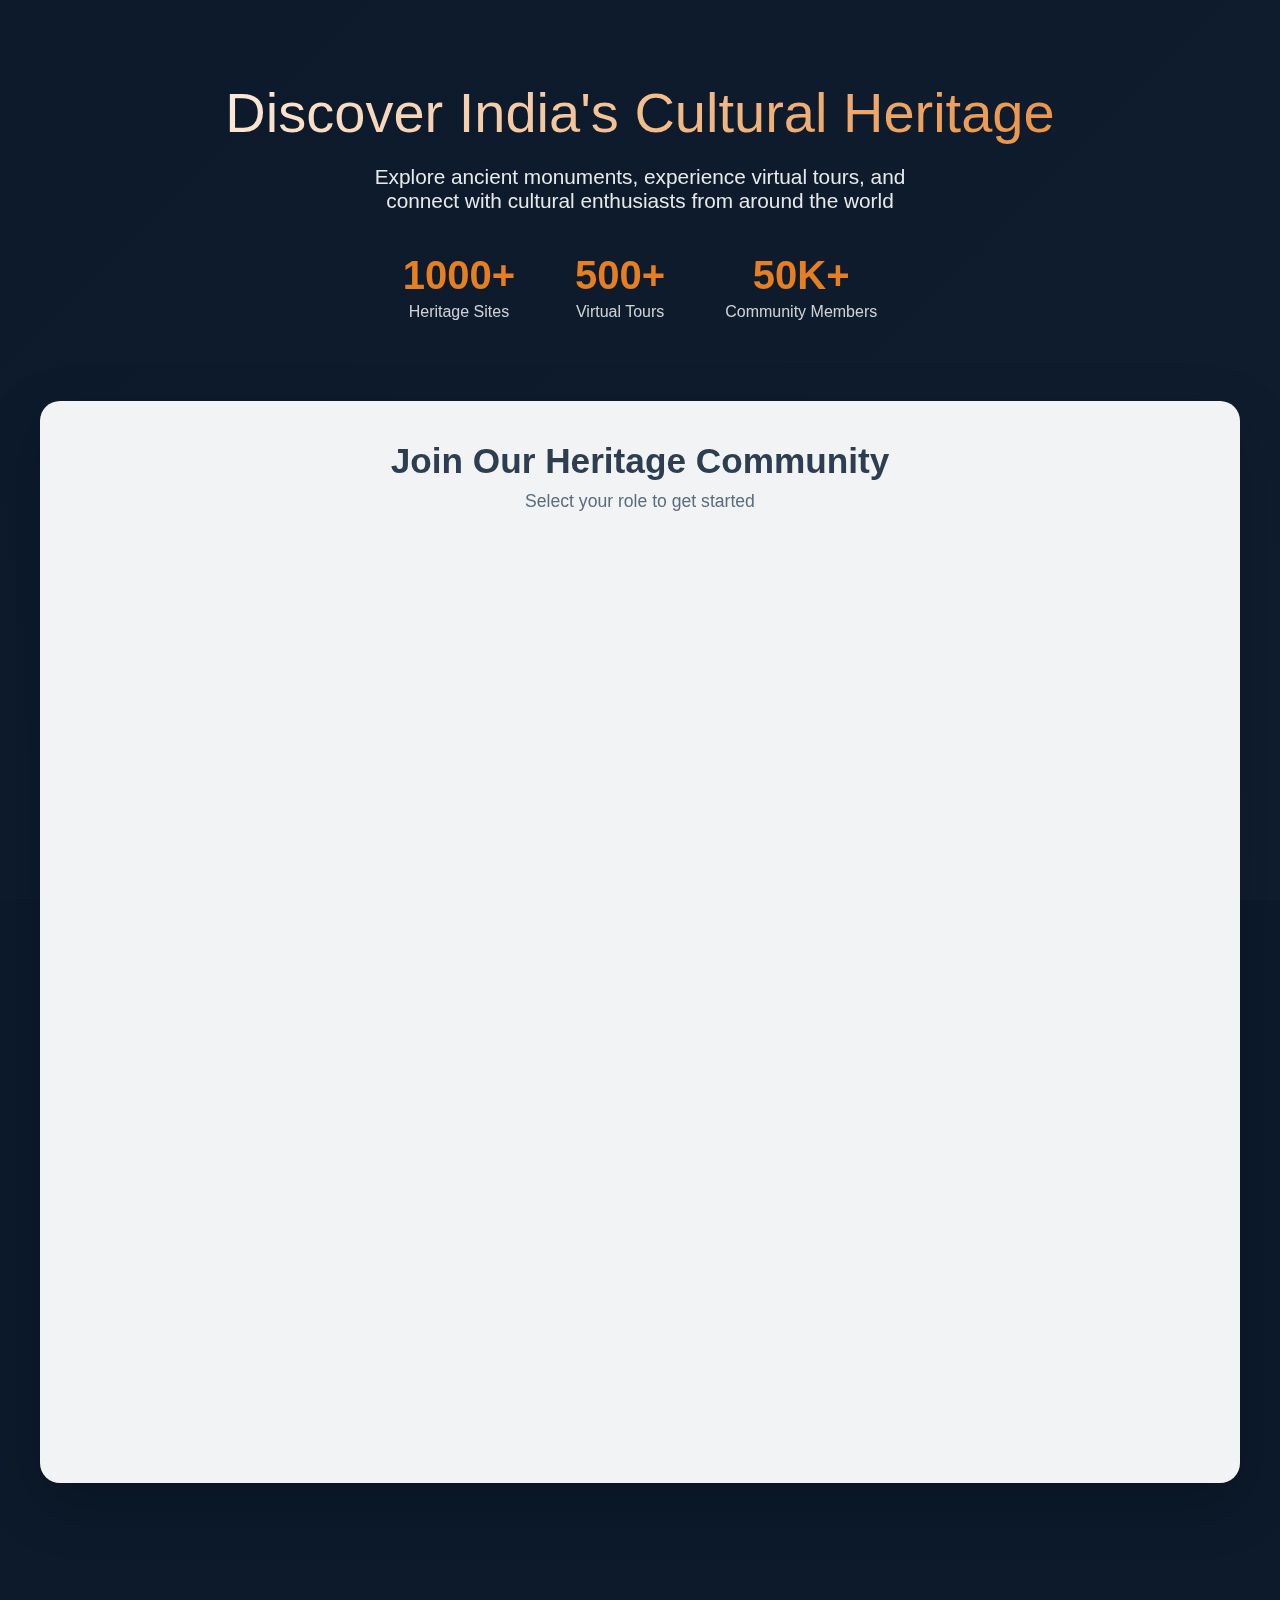
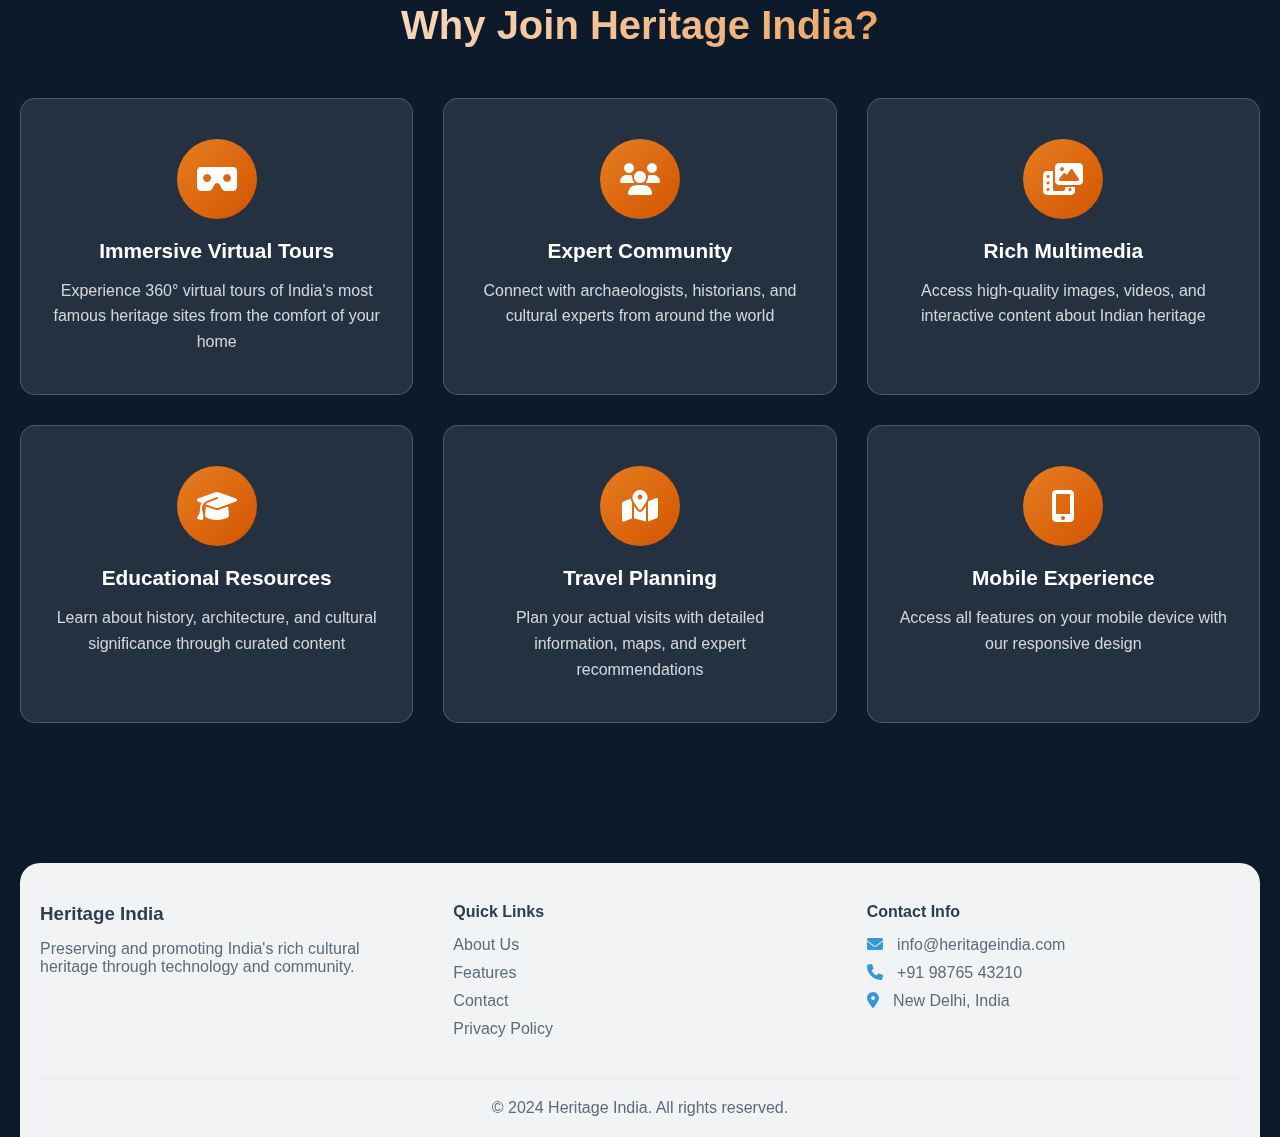
<file: index.html>
<!DOCTYPE html>
<html lang="en">
<head>
    <meta charset="UTF-8">
    <meta name="viewport" content="width=device-width, initial-scale=1.0">
    <title>Indian Heritage Monuments - Explore Cultural Treasures</title>
    <link rel="stylesheet" href="https://cdnjs.cloudflare.com/ajax/libs/font-awesome/6.4.0/css/all.min.css">
    <link rel="stylesheet" href="index.css">
</head>
<body>
    <!-- Background Slideshow -->
    <div class="slideshow">
        <div class="slide active" style="background-image: url('https://images.unsplash.com/photo-1526481280693-3bfa7568e0f3?ixlib=rb-4.0.3&auto=format&fit=crop&w=2000&q=80')"></div>
        <div class="slide" style="background-image: url('https://images.unsplash.com/photo-1585504238212-67b67ef35c38?ixlib=rb-4.0.3&auto=format&fit=crop&w=2000&q=80')"></div>
        <div class="slide" style="background-image: url('https://images.unsplash.com/photo-1564507592333-c60657eea523?ixlib=rb-4.0.3&auto=format&fit=crop&w=2000&q=80')"></div>
        <div class="slide" style="background-image: url('https://images.unsplash.com/photo-1552832230-c0197dd311b5?ixlib=rb-4.0.3&auto=format&fit=crop&w=2000&q=80')"></div>
    </div>

    <div class="container">
        <!-- Hero Section -->
        <section class="hero">
            <div class="hero-content">
                <h1>Discover India's Cultural Heritage</h1>
                <p>Explore ancient monuments, experience virtual tours, and connect with cultural enthusiasts from around the world</p>
                <div class="hero-stats">
                    <div class="stat">
                        <span class="stat-number">1000+</span>
                        <span class="stat-label">Heritage Sites</span>
                    </div>
                    <div class="stat">
                        <span class="stat-number">500+</span>
                        <span class="stat-label">Virtual Tours</span>
                    </div>
                    <div class="stat">
                        <span class="stat-number">50K+</span>
                        <span class="stat-label">Community Members</span>
                    </div>
                </div>
            </div>
        </section>

        <!-- Auth Section -->
        <section class="auth-section">
            <div class="auth-container">
                <!-- Role Selection -->
                <div class="role-selection" id="role-selection">
                    <h2>Join Our Heritage Community</h2>
                    <p>Select your role to get started</p>
                    <div class="role-cards">
                        <div class="role-card" data-role="cultural_enthusiast">
                            <div class="role-icon">
                                <i class="fas fa-binoculars"></i>
                            </div>
                            <h3>Cultural Enthusiast</h3>
                            <p>Explore heritage sites and join discussions</p>
                            <ul>
                                <li><i class="fas fa-check"></i> Virtual Tours</li>
                                <li><i class="fas fa-check"></i> Community Access</li>
                                <li><i class="fas fa-check"></i> Expert Q&A</li>
                            </ul>
                            <button class="btn-role" onclick="selectRole('cultural_enthusiast')">Select Role</button>
                        </div>

                        <div class="role-card" data-role="content_creator">
                            <div class="role-icon">
                                <i class="fas fa-camera"></i>
                            </div>
                            <h3>Content Creator</h3>
                            <p>Share cultural content and create virtual experiences</p>
                            <ul>
                                <li><i class="fas fa-check"></i> Upload Content</li>
                                <li><i class="fas fa-check"></i> Create Tours</li>
                                <li><i class="fas fa-check"></i> Multimedia Tools</li>
                            </ul>
                            <button class="btn-role" onclick="selectRole('content_creator')">Select Role</button>
                        </div>

                        <div class="role-card" data-role="tour_guide">
                            <div class="role-icon">
                                <i class="fas fa-map-marked-alt"></i>
                            </div>
                            <h3>Tour Guide</h3>
                            <p>Share expertise and guide virtual tours</p>
                            <ul>
                                <li><i class="fas fa-check"></i> Live Tours</li>
                                <li><i class="fas fa-check"></i> Expert Tips</li>
                                <li><i class="fas fa-check"></i> Community Leadership</li>
                            </ul>
                            <button class="btn-role" onclick="selectRole('tour_guide')">Select Role</button>
                        </div>

                        <div class="role-card" data-role="admin">
                            <div class="role-icon">
                                <i class="fas fa-cogs"></i>
                            </div>
                            <h3>Administrator</h3>
                            <p>Manage platform and moderate content</p>
                            <ul>
                                <li><i class="fas fa-check"></i> Full Access</li>
                                <li><i class="fas fa-check"></i> Content Moderation</li>
                                <li><i class="fas fa-check"></i> User Management</li>
                            </ul>
                            <button class="btn-role" onclick="selectRole('admin')">Select Role</button>
                        </div>
                    </div>
                </div>

                <!-- Login Form -->
                <div class="form-container" id="login-form">
                    <div class="form-header">
                        <button class="back-btn" onclick="showRoleSelection()">
                            <i class="fas fa-arrow-left"></i>
                        </button>
                        <h2>Welcome Back</h2>
                        <p>Sign in to your <span id="login-role">Cultural Enthusiast</span> account</p>
                    </div>
                    <form id="loginForm">
                        <div class="form-group">
                            <div class="input-icon">
                                <i class="fas fa-envelope"></i>
                                <input type="email" id="login-email" placeholder="Enter your email" required>
                            </div>
                        </div>
                        <div class="form-group">
                            <div class="input-icon">
                                <i class="fas fa-lock"></i>
                                <input type="password" id="login-password" placeholder="Enter your password" required>
                            </div>
                        </div>
                        <div class="form-options">
                            <label class="checkbox">
                                <input type="checkbox" id="remember-me">
                                <span class="checkmark"></span>
                                Remember me
                            </label>
                            <a href="#" class="forgot-password">Forgot password?</a>
                        </div>
                        <button type="submit" class="btn-primary">
                            <i class="fas fa-sign-in-alt"></i>
                            Sign In
                        </button>
                    </form>
                    <div class="form-footer">
                        <p>Don't have an account? <a href="#" onclick="showSignup()">Sign up here</a></p>
                    </div>
                    <div class="demo-accounts">
                        <h4>Demo Accounts</h4>
                        <div class="demo-buttons">
                            <button class="btn-demo" onclick="fillDemoLogin('cultural_enthusiast')">Cultural Enthusiast</button>
                            <button class="btn-demo" onclick="fillDemoLogin('content_creator')">Content Creator</button>
                            <button class="btn-demo" onclick="fillDemoLogin('tour_guide')">Tour Guide</button>
                            <button class="btn-demo" onclick="fillDemoLogin('admin')">Admin</button>
                        </div>
                    </div>
                </div>

                <!-- Signup Form -->
                <div class="form-container" id="signup-form">
                    <div class="form-header">
                        <button class="back-btn" onclick="showRoleSelection()">
                            <i class="fas fa-arrow-left"></i>
                        </button>
                        <h2>Join Heritage India</h2>
                        <p>Create your <span id="signup-role">Cultural Enthusiast</span> account</p>
                    </div>
                    <form id="signupForm">
                        <div class="form-group">
                            <div class="input-icon">
                                <i class="fas fa-user"></i>
                                <input type="text" id="signup-name" placeholder="Full name" required>
                            </div>
                        </div>
                        <div class="form-group">
                            <div class="input-icon">
                                <i class="fas fa-envelope"></i>
                                <input type="email" id="signup-email" placeholder="Email address" required>
                            </div>
                        </div>
                        <div class="form-group">
                            <div class="input-icon">
                                <i class="fas fa-lock"></i>
                                <input type="password" id="signup-password" placeholder="Create password" required>
                            </div>
                        </div>
                        <div class="form-group">
                            <div class="input-icon">
                                <i class="fas fa-lock"></i>
                                <input type="password" id="signup-confirm" placeholder="Confirm password" required>
                            </div>
                        </div>
                        <div class="form-options">
                            <label class="checkbox">
                                <input type="checkbox" id="accept-terms" required>
                                <span class="checkmark"></span>
                                I agree to the <a href="#">Terms of Service</a> and <a href="#">Privacy Policy</a>
                            </label>
                        </div>
                        <button type="submit" class="btn-primary">
                            <i class="fas fa-user-plus"></i>
                            Create Account
                        </button>
                    </form>
                    <div class="form-footer">
                        <p>Already have an account? <a href="#" onclick="showLogin()">Sign in here</a></p>
                    </div>
                </div>
            </div>
        </section>

        <!-- Features Section -->
        <section class="features-section" id="features">
            <h2>Why Join Heritage India?</h2>
            <div class="features-grid">
                <div class="feature-card">
                    <div class="feature-icon">
                        <i class="fas fa-vr-cardboard"></i>
                    </div>
                    <h3>Immersive Virtual Tours</h3>
                    <p>Experience 360° virtual tours of India's most famous heritage sites from the comfort of your home</p>
                </div>
                <div class="feature-card">
                    <div class="feature-icon">
                        <i class="fas fa-users"></i>
                    </div>
                    <h3>Expert Community</h3>
                    <p>Connect with archaeologists, historians, and cultural experts from around the world</p>
                </div>
                <div class="feature-card">
                    <div class="feature-icon">
                        <i class="fas fa-photo-video"></i>
                    </div>
                    <h3>Rich Multimedia</h3>
                    <p>Access high-quality images, videos, and interactive content about Indian heritage</p>
                </div>
                <div class="feature-card">
                    <div class="feature-icon">
                        <i class="fas fa-graduation-cap"></i>
                    </div>
                    <h3>Educational Resources</h3>
                    <p>Learn about history, architecture, and cultural significance through curated content</p>
                </div>
                <div class="feature-card">
                    <div class="feature-icon">
                        <i class="fas fa-map-marked-alt"></i>
                    </div>
                    <h3>Travel Planning</h3>
                    <p>Plan your actual visits with detailed information, maps, and expert recommendations</p>
                </div>
                <div class="feature-card">
                    <div class="feature-icon">
                        <i class="fas fa-mobile-alt"></i>
                    </div>
                    <h3>Mobile Experience</h3>
                    <p>Access all features on your mobile device with our responsive design</p>
                </div>
            </div>
        </section>

        <!-- Footer -->
        <footer class="main-footer">
            <div class="footer-content">
                <div class="footer-section">
                    <h3>Heritage India</h3>
                    <p>Preserving and promoting India's rich cultural heritage through technology and community.</p>
                </div>
                <div class="footer-section">
                    <h4>Quick Links</h4>
                    <a href="#about">About Us</a>
                    <a href="#features">Features</a>
                    <a href="#contact">Contact</a>
                    <a href="#">Privacy Policy</a>
                </div>
                <div class="footer-section">
                    <h4>Contact Info</h4>
                    <p><i class="fas fa-envelope"></i> info@heritageindia.com</p>
                    <p><i class="fas fa-phone"></i> +91 98765 43210</p>
                    <p><i class="fas fa-map-marker-alt"></i> New Delhi, India</p>
                </div>
            </div>
            <div class="footer-bottom">
                <p>&copy; 2024 Heritage India. All rights reserved.</p>
            </div>
        </footer>
    </div>

    <script src="index.js"></script>
</body>
</html>
</file>
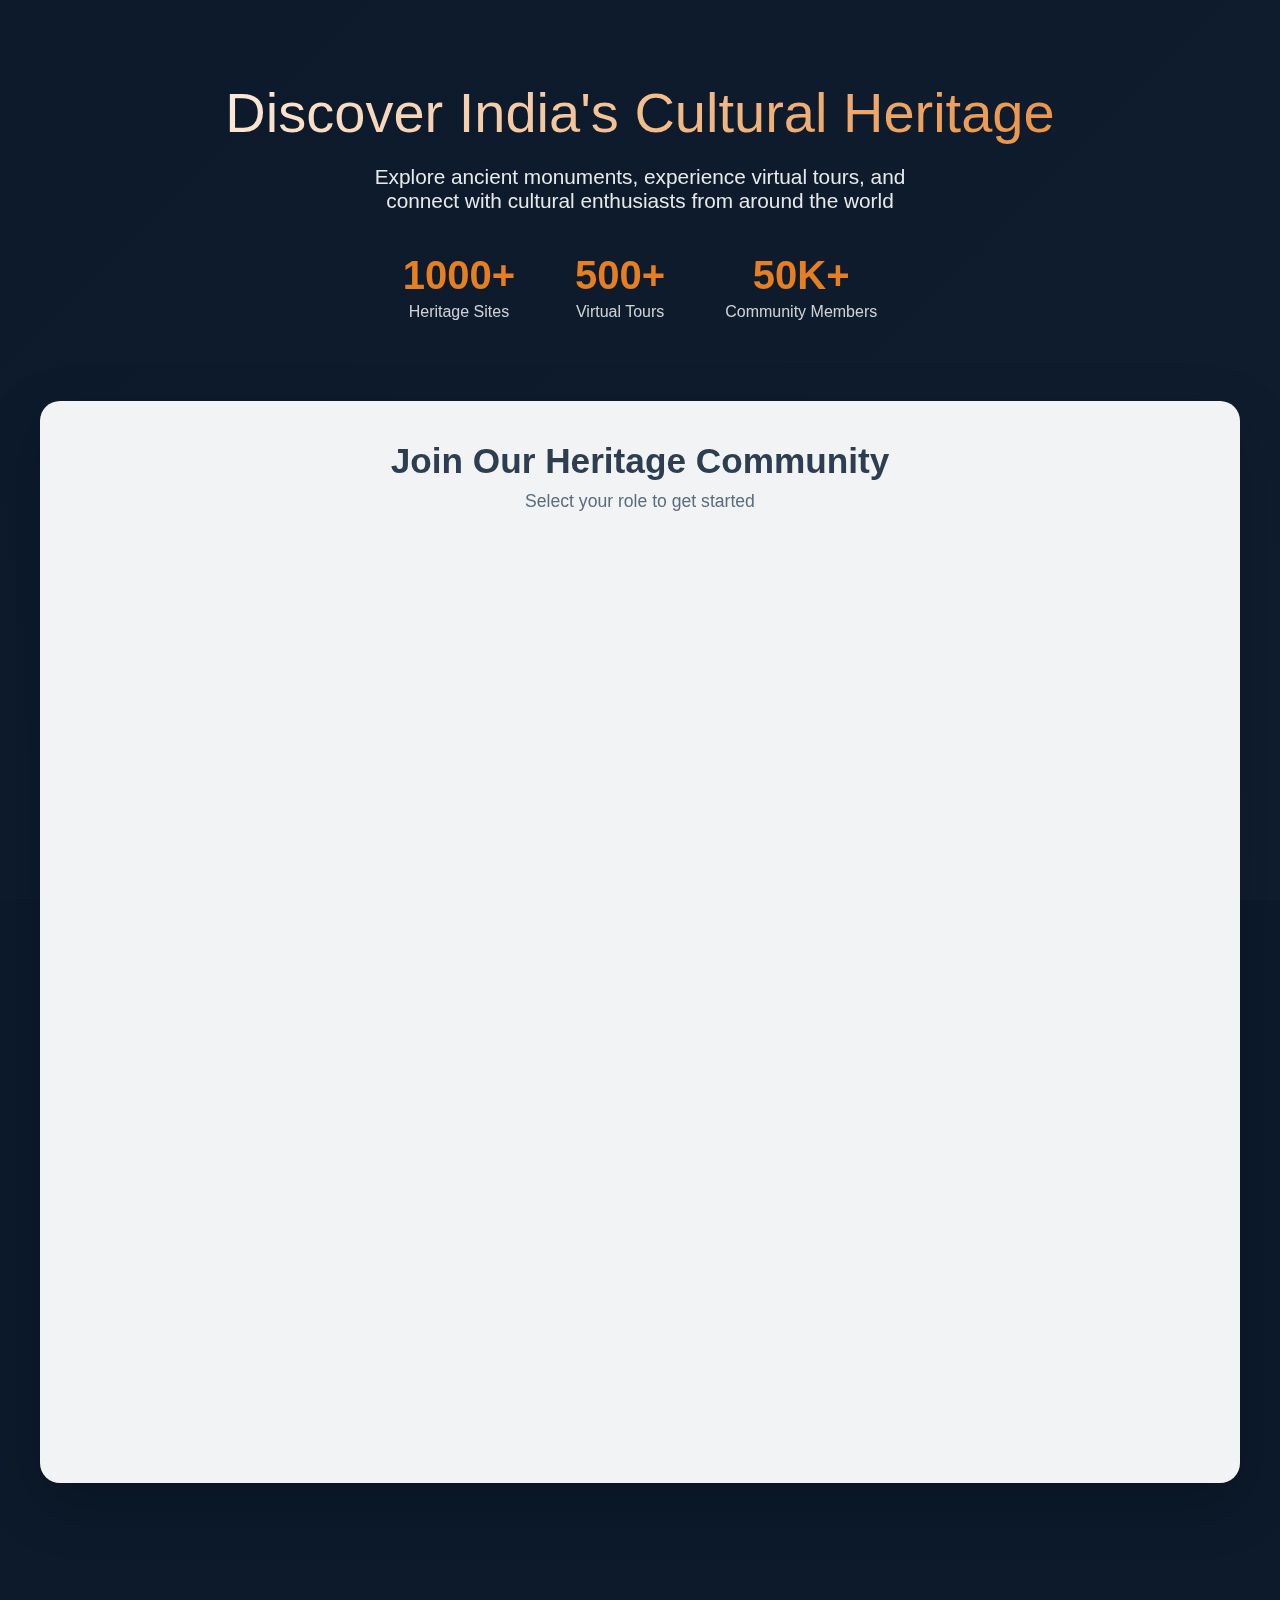
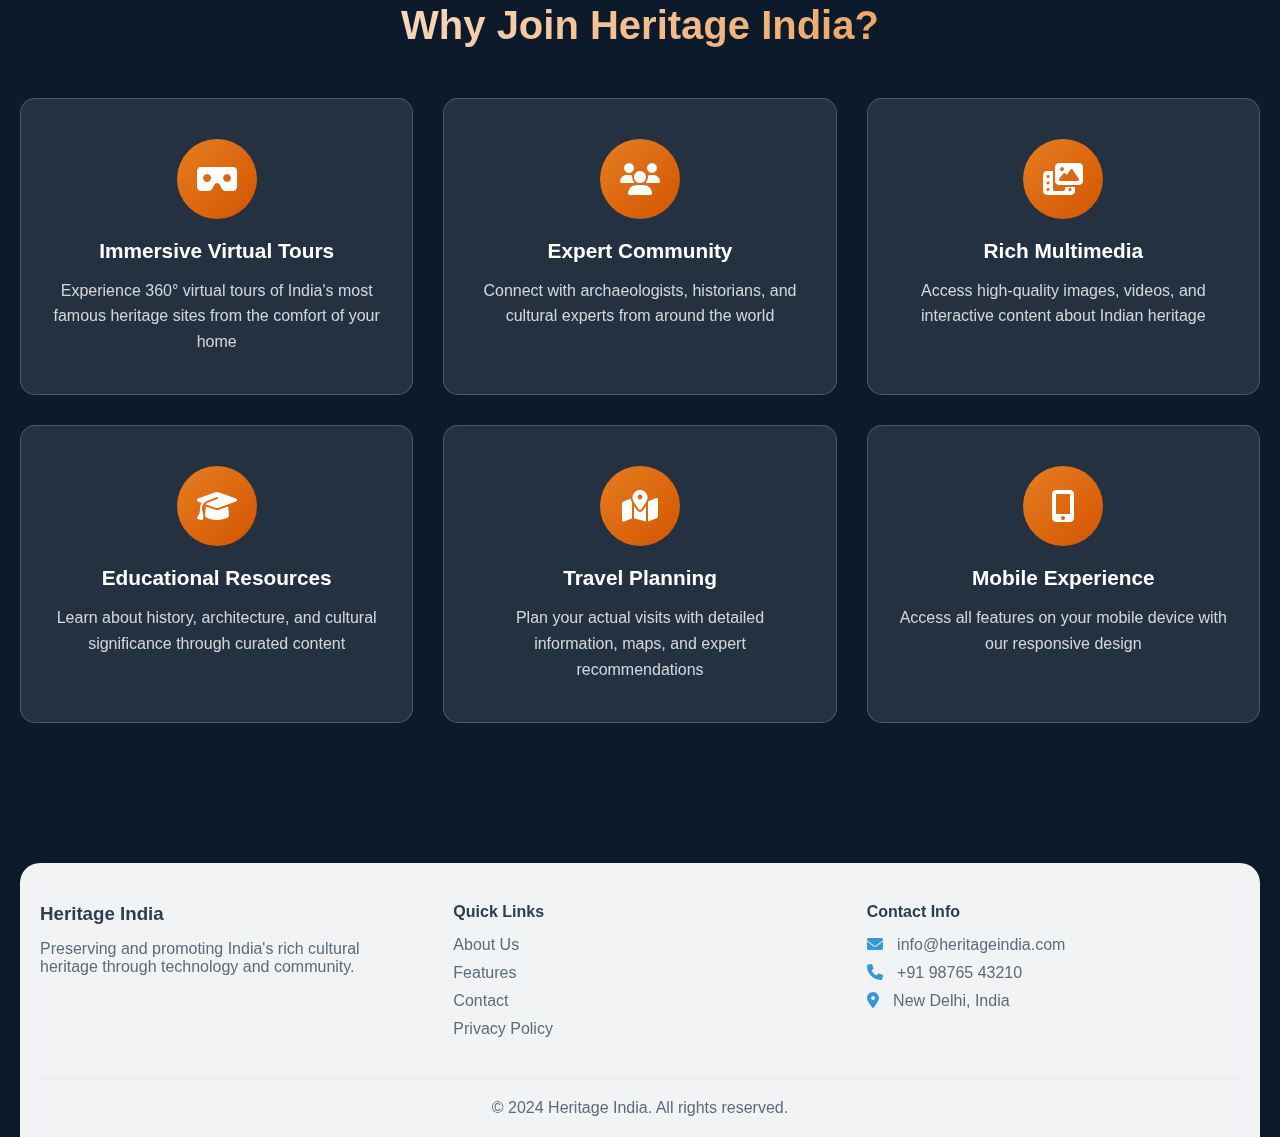
<file: admin/html/home.html>
<!DOCTYPE html>
<html lang="en">
<head>
    <meta charset="UTF-8">
    <meta name="viewport" content="width=device-width, initial-scale=1.0">
    <title>Admin Dashboard - Indian Heritage</title>
    <link rel="stylesheet" href="../css/home.css">
</head>
<body>
    <div class="admin-container">
        <!-- Sidebar -->
        <nav class="sidebar">
            <div class="sidebar-header">
                <h2>Admin Panel</h2>
                <p>Indian Heritage Monuments</p>
            </div>
            <ul class="sidebar-nav">
                <li><a href="home.html" class="nav-link active">Dashboard</a></li>
                <li><a href="" class="nav-link">Answers Inbox</a></li>
                <li><a href="" class="nav-link">Heritage Sites</a></li>
                <li><a href="" class="nav-link">User Management</a></li>
                <li><a href="" class="nav-link">Discussions</a></li>
                <li><a href="" class="nav-link">System Health</a></li>
                <li><a href="profile.html" class="nav-link">Profile</a></li>
            </ul>
            <div class="sidebar-footer">
                <button class="logout-btn" onclick="logout()">Logout</button>
            </div>
        </nav>

        <!-- Main Content -->
        <main class="main-content">
            <header class="content-header">
                <h1>Admin Dashboard</h1>
                <div class="user-info">
                    <span id="adminName">Loading...</span>
                    <span id="adminRole" class="role-badge">Admin</span>
                </div>
            </header>

            <div class="dashboard-stats">
                <div class="stat-card">
                    <div class="stat-icon">🏛️</div>
                    <div class="stat-info">
                        <h3>45</h3>
                        <p>Heritage Sites</p>
                    </div>
                </div>
                <div class="stat-card">
                    <div class="stat-icon">👥</div>
                    <div class="stat-info">
                        <h3>1,234</h3>
                        <p>Registered Users</p>
                    </div>
                </div>
                <div class="stat-card">
                    <div class="stat-icon">💬</div>
                    <div class="stat-info">
                        <h3>89</h3>
                        <p>Pending Questions</p>
                    </div>
                </div>
                <div class="stat-card">
                    <div class="stat-icon">✅</div>
                    <div class="stat-info">
                        <h3>256</h3>
                        <p>Approved Answers</p>
                    </div>
                </div>
            </div>

            <div class="dashboard-content">
                <div class="content-section">
                    <h2>Recent Activity</h2>
                    <div class="activity-list">
                        <div class="activity-item">
                            <div class="activity-icon">➕</div>
                            <div class="activity-details">
                                <p><strong>New user registered:</strong> Rajesh Kumar (Cultural Enthusiast)</p>
                                <span class="activity-time">2 minutes ago</span>
                            </div>
                        </div>
                        <div class="activity-item">
                            <div class="activity-icon">❓</div>
                            <div class="activity-details">
                                <p><strong>New question posted:</strong> "Best time to visit Taj Mahal?"</p>
                                <span class="activity-time">15 minutes ago</span>
                            </div>
                        </div>
                        <div class="activity-item">
                            <div class="activity-icon">✅</div>
                            <div class="activity-details">
                                <p><strong>Site approved:</strong> Hampi Temple Complex</p>
                                <span class="activity-time">1 hour ago</span>
                            </div>
                        </div>
                        <div class="activity-item">
                            <div class="activity-icon">👤</div>
                            <div class="activity-details">
                                <p><strong>User role updated:</strong> Priya Sharma → Content Creator</p>
                                <span class="activity-time">2 hours ago</span>
                            </div>
                        </div>
                    </div>
                </div>

                <div class="content-section">
                    <h2>Quick Actions</h2>
                    <div class="quick-actions">
                        <button class="action-btn" >
                            <span>🏛️</span>
                            Add New Site
                        </button>
                        <button class="action-btn" >
                            <span>👥</span>
                            Manage Users
                        </button>
                        <button class="action-btn" >
                            <span>💬</span>
                            Review Answers
                        </button>
                        <button class="action-btn">
                            <span>📝</span>
                            Moderate Discussions
                        </button>
                    </div>
                </div>
            </div>
        </main>
    </div>

    <script src="../js/home.js"></script>
</body>
</html>
</file>
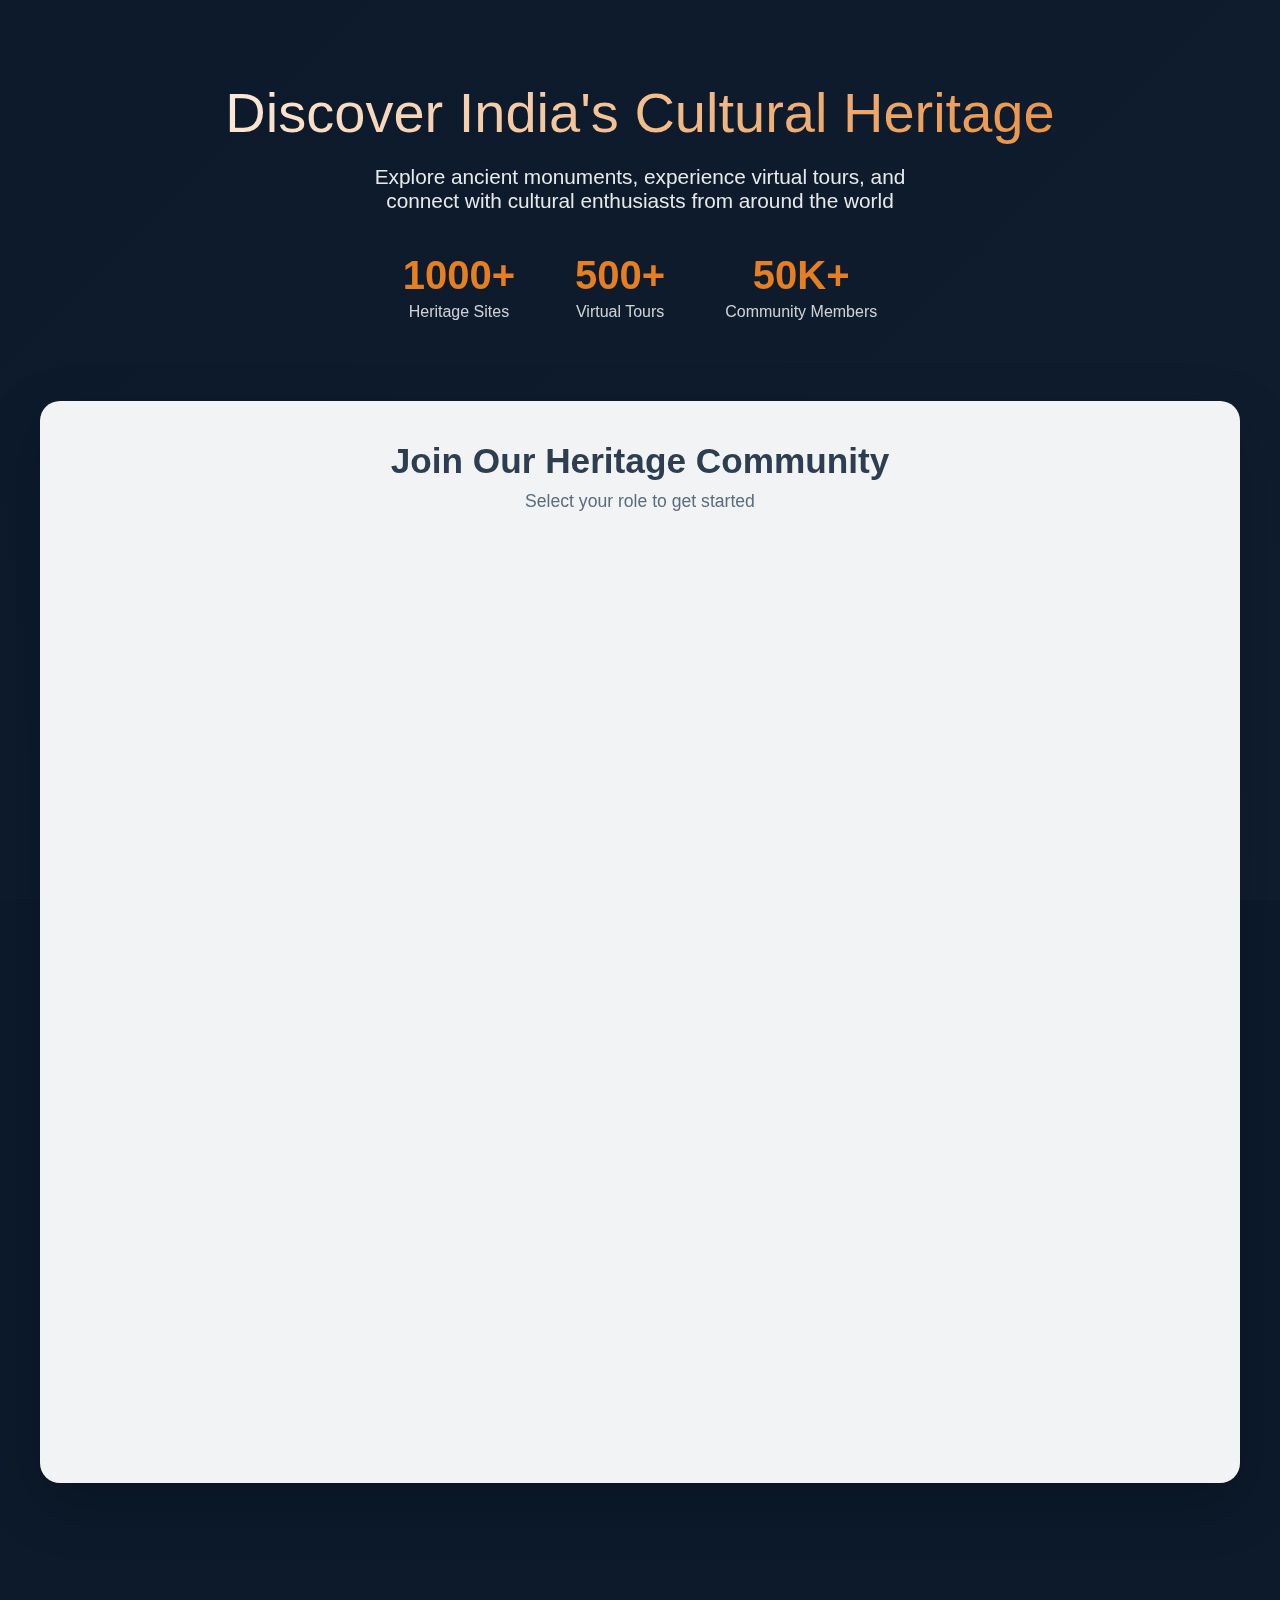
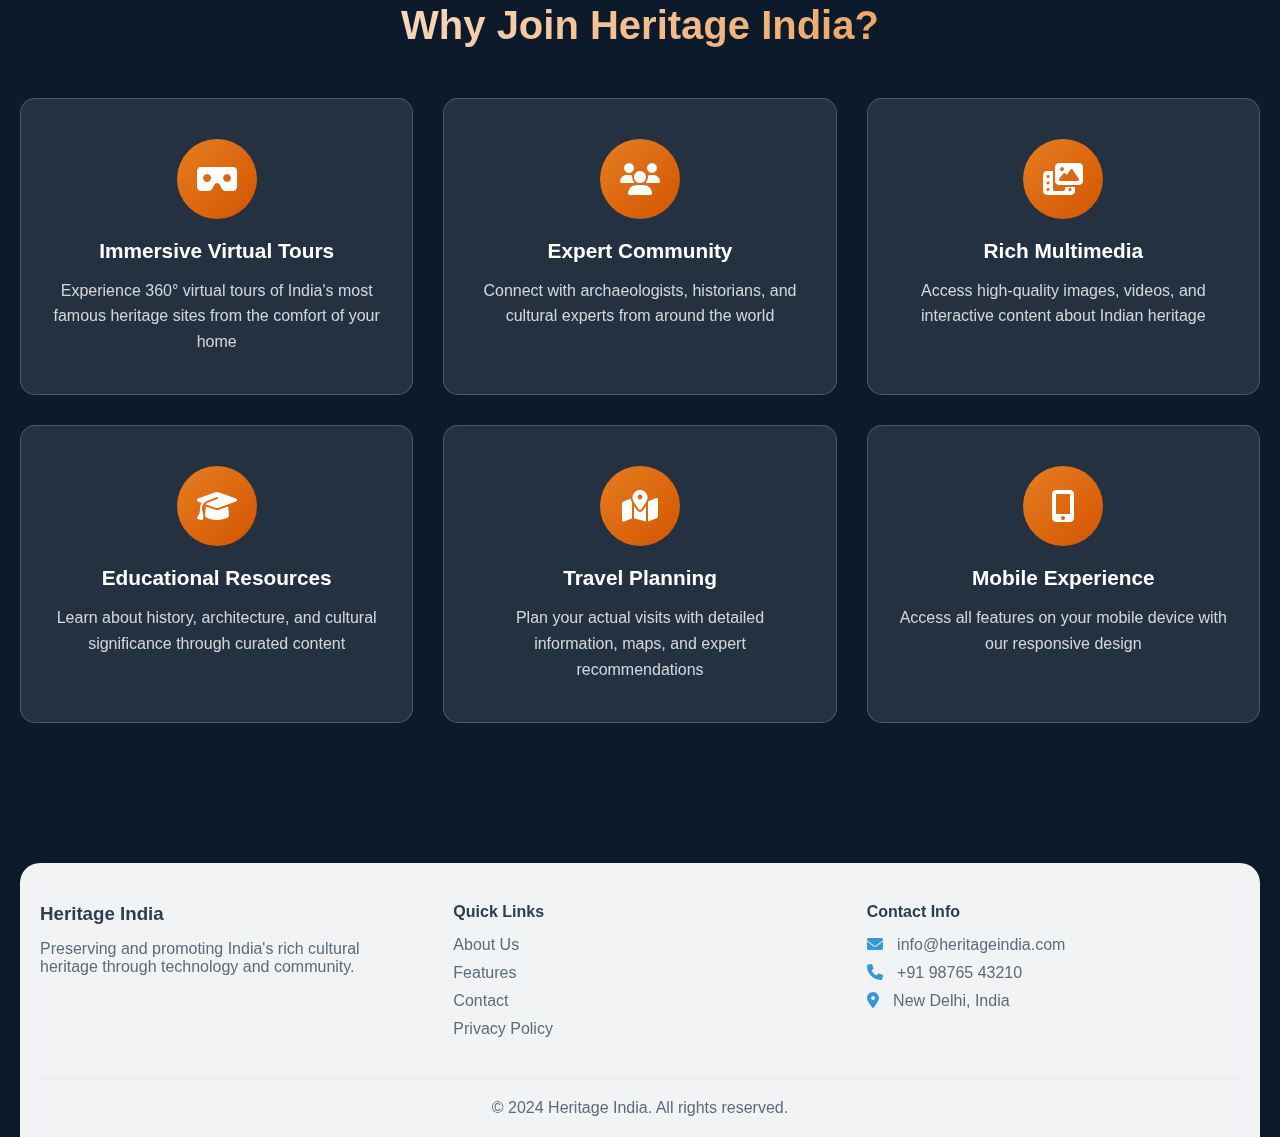
<file: admin/html/profile.html>
<!DOCTYPE html>
<html lang="en">
<head>
    <meta charset="UTF-8">
    <meta name="viewport" content="width=device-width, initial-scale=1.0">
    <title>Profile - Admin</title>
    <link rel="stylesheet" href="../css/profile.css">
    <link rel="stylesheet" href="../css/style.css">
</head>
<body>
    <div class="admin-container">
        <nav class="sidebar">
            <div class="sidebar-header">
                <h2>Admin Panel</h2>
                <p>Profile Management</p>
            </div>
            <ul class="sidebar-nav">
                <li><a href="home.html" class="nav-link">Dashboard</a></li>
                <li><a href="" class="nav-link">Answers Inbox</a></li>
                <li><a href="" class="nav-link">Heritage Sites</a></li>
                <li><a href="" class="nav-link">User Management</a></li>
                <li><a href="" class="nav-link">Discussions</a></li>
                <li><a href="" class="nav-link">System Health</a></li>
                <li><a href="profile.html" class="nav-link active">Profile</a></li>
            </ul>
            <div class="sidebar-footer">
                <button class="logout-btn" onclick="logout()">Logout</button>
            </div>
        </nav>

        <main class="main-content">
            <header class="content-header">
                <h1>My Profile</h1>
                <div class="header-actions">
                    <button class="btn-secondary">Export My Data</button>
                    <button class="btn-danger">Delete Account</button>
                </div>
            </header>

            <div class="profile-container">
                <div class="profile-sidebar">
                    <div class="profile-card">
                        <div class="profile-avatar">
                            <div class="avatar-placeholder" id="avatarInitials">A</div>
                            <button class="avatar-upload" onclick="triggerAvatarUpload()">📷</button>
                        </div>
                        <div class="profile-info">
                            <h2 id="profileName">Admin User</h2>
                            <p class="profile-role" id="profileRole">Administrator</p>
                            <p class="profile-email" id="profileEmail">admin@heritage.com</p>
                            <p class="profile-joined" id="profileJoined">Member since January 2024</p>
                        </div>
                    </div>

                    <div class="profile-stats">
                        <h3>Activity Summary</h3>
                        <div class="stat-item">
                            <span class="stat-label">Sites Managed</span>
                            <span class="stat-value" id="statSites">45</span>
                        </div>
                        <div class="stat-item">
                            <span class="stat-label">Answers Reviewed</span>
                            <span class="stat-value" id="statAnswers">128</span>
                        </div>
                        <div class="stat-item">
                            <span class="stat-label">Users Managed</span>
                            <span class="stat-value" id="statUsers">1,234</span>
                        </div>
                        <div class="stat-item">
                            <span class="stat-label">Last Active</span>
                            <span class="stat-value" id="statLastActive">2 hours ago</span>
                        </div>
                    </div>
                </div>

                <div class="profile-content">
                    <div class="tabs">
                        <button class="tab-btn active" onclick="openTab('personal')">Personal Info</button>
                        <button class="tab-btn" onclick="openTab('security')">Security</button>
                        <button class="tab-btn" onclick="openTab('preferences')">Preferences</button>
                        <button class="tab-btn" onclick="openTab('activity')">Activity Log</button>
                    </div>

                    <div class="tab-content">
                        <!-- Personal Info Tab -->
                        <div id="personal" class="tab-pane active">
                            <form id="personalForm" class="profile-form">
                                <div class="form-group">
                                    <label for="fullName">Full Name</label>
                                    <input type="text" id="fullName" name="fullName" required>
                                </div>
                                <div class="form-group">
                                    <label for="email">Email Address</label>
                                    <input type="email" id="email" name="email" required>
                                </div>
                                <div class="form-group">
                                    <label for="phone">Phone Number</label>
                                    <input type="tel" id="phone" name="phone">
                                </div>
                                <div class="form-group">
                                    <label for="bio">Bio</label>
                                    <textarea id="bio" name="bio" rows="4" placeholder="Tell us about yourself..."></textarea>
                                </div>
                                <div class="form-actions">
                                    <button type="button" class="btn-secondary" onclick="resetForm()">Reset</button>
                                    <button type="submit" class="btn-primary">Save Changes</button>
                                </div>
                            </form>
                        </div>

                        <!-- Security Tab -->
                        <div id="security" class="tab-pane">
                            <div class="security-section">
                                <h3>Change Password</h3>
                                <form id="passwordForm" class="profile-form">
                                    <div class="form-group">
                                        <label for="currentPassword">Current Password</label>
                                        <input type="password" id="currentPassword" name="currentPassword" required>
                                    </div>
                                    <div class="form-group">
                                        <label for="newPassword">New Password</label>
                                        <input type="password" id="newPassword" name="newPassword" required>
                                        <div class="password-strength" id="passwordStrength"></div>
                                    </div>
                                    <div class="form-group">
                                        <label for="confirmPassword">Confirm New Password</label>
                                        <input type="password" id="confirmPassword" name="confirmPassword" required>
                                    </div>
                                    <button type="submit" class="btn-primary">Update Password</button>
                                </form>
                            </div>

                            <div class="security-section">
                                <h3>Two-Factor Authentication</h3>
                                <div class="security-item">
                                    <div class="security-info">
                                        <h4>2FA Status</h4>
                                        <p>Add an extra layer of security to your account</p>
                                    </div>
                                    <label class="switch">
                                        <input type="checkbox" id="twoFactorToggle">
                                        <span class="slider"></span>
                                    </label>
                                </div>
                            </div>

                            <div class="security-section">
                                <h3>Active Sessions</h3>
                                <div class="sessions-list" id="sessionsList">
                                    <!-- Sessions will be loaded here -->
                                </div>
                            </div>
                        </div>

                        <!-- Preferences Tab -->
                        <div id="preferences" class="tab-pane">
                            <div class="preferences-section">
                                <h3>Notification Preferences</h3>
                                <div class="preference-item">
                                    <label class="checkbox-label">
                                        <input type="checkbox" id="notifEmail" checked>
                                        <span class="checkmark"></span>
                                        Email notifications
                                    </label>
                                </div>
                                <div class="preference-item">
                                    <label class="checkbox-label">
                                        <input type="checkbox" id="notifAnswers" checked>
                                        <span class="checkmark"></span>
                                        New answers for review
                                    </label>
                                </div>
                                <div class="preference-item">
                                    <label class="checkbox-label">
                                        <input type="checkbox" id="notifReports" checked>
                                        <span class="checkmark"></span>
                                        Reported content alerts
                                    </label>
                                </div>
                                <div class="preference-item">
                                    <label class="checkbox-label">
                                        <input type="checkbox" id="notifSystem">
                                        <span class="checkmark"></span>
                                        System maintenance alerts
                                    </label>
                                </div>
                            </div>

                            <div class="preferences-section">
                                <h3>Display Preferences</h3>
                                <div class="form-group">
                                    <label for="themeSelect">Theme</label>
                                    <select id="themeSelect" onchange="changeTheme(this.value)">
                                        <option value="light">Light</option>
                                        <option value="dark">Dark</option>
                                        <option value="auto">Auto (System)</option>
                                    </select>
                                </div>
                                <div class="form-group">
                                    <label for="resultsPerPage">Results per page</label>
                                    <select id="resultsPerPage">
                                        <option value="10">10</option>
                                        <option value="25" selected>25</option>
                                        <option value="50">50</option>
                                        <option value="100">100</option>
                                    </select>
                                </div>
                            </div>

                            <button class="btn-primary" onclick="savePreferences()">Save Preferences</button>
                        </div>

                        <!-- Activity Log Tab -->
                        <div id="activity" class="tab-pane">
                            <div class="activity-filters">
                                <select id="activityTypeFilter" onchange="filterActivity()">
                                    <option value="all">All Activities</option>
                                    <option value="login">Logins</option>
                                    <option value="moderation">Moderation</option>
                                    <option value="settings">Settings Changes</option>
                                    <option value="system">System Actions</option>
                                </select>
                                <input type="date" id="activityDateFilter" onchange="filterActivity()">
                            </div>
                            <div class="activity-log" id="activityLog">
                                <!-- Activity log will be loaded here -->
                            </div>
                        </div>
                    </div>
                </div>
            </div>
        </main>
    </div>

    <!-- Delete Account Modal -->
    <div id="deleteModal" class="modal">
        <div class="modal-content">
            <h3>Delete Account</h3>
            <p>This action cannot be undone. All your data will be permanently deleted.</p>
            <div class="modal-actions">
                <button class="btn-secondary" onclick="closeDeleteModal()">Cancel</button>
                <button class="btn-danger" onclick="deleteAccount()">Delete Account</button>
            </div>
        </div>
    </div>

    <script src="../js/profile.js"></script>
</body>
</html>
</file>
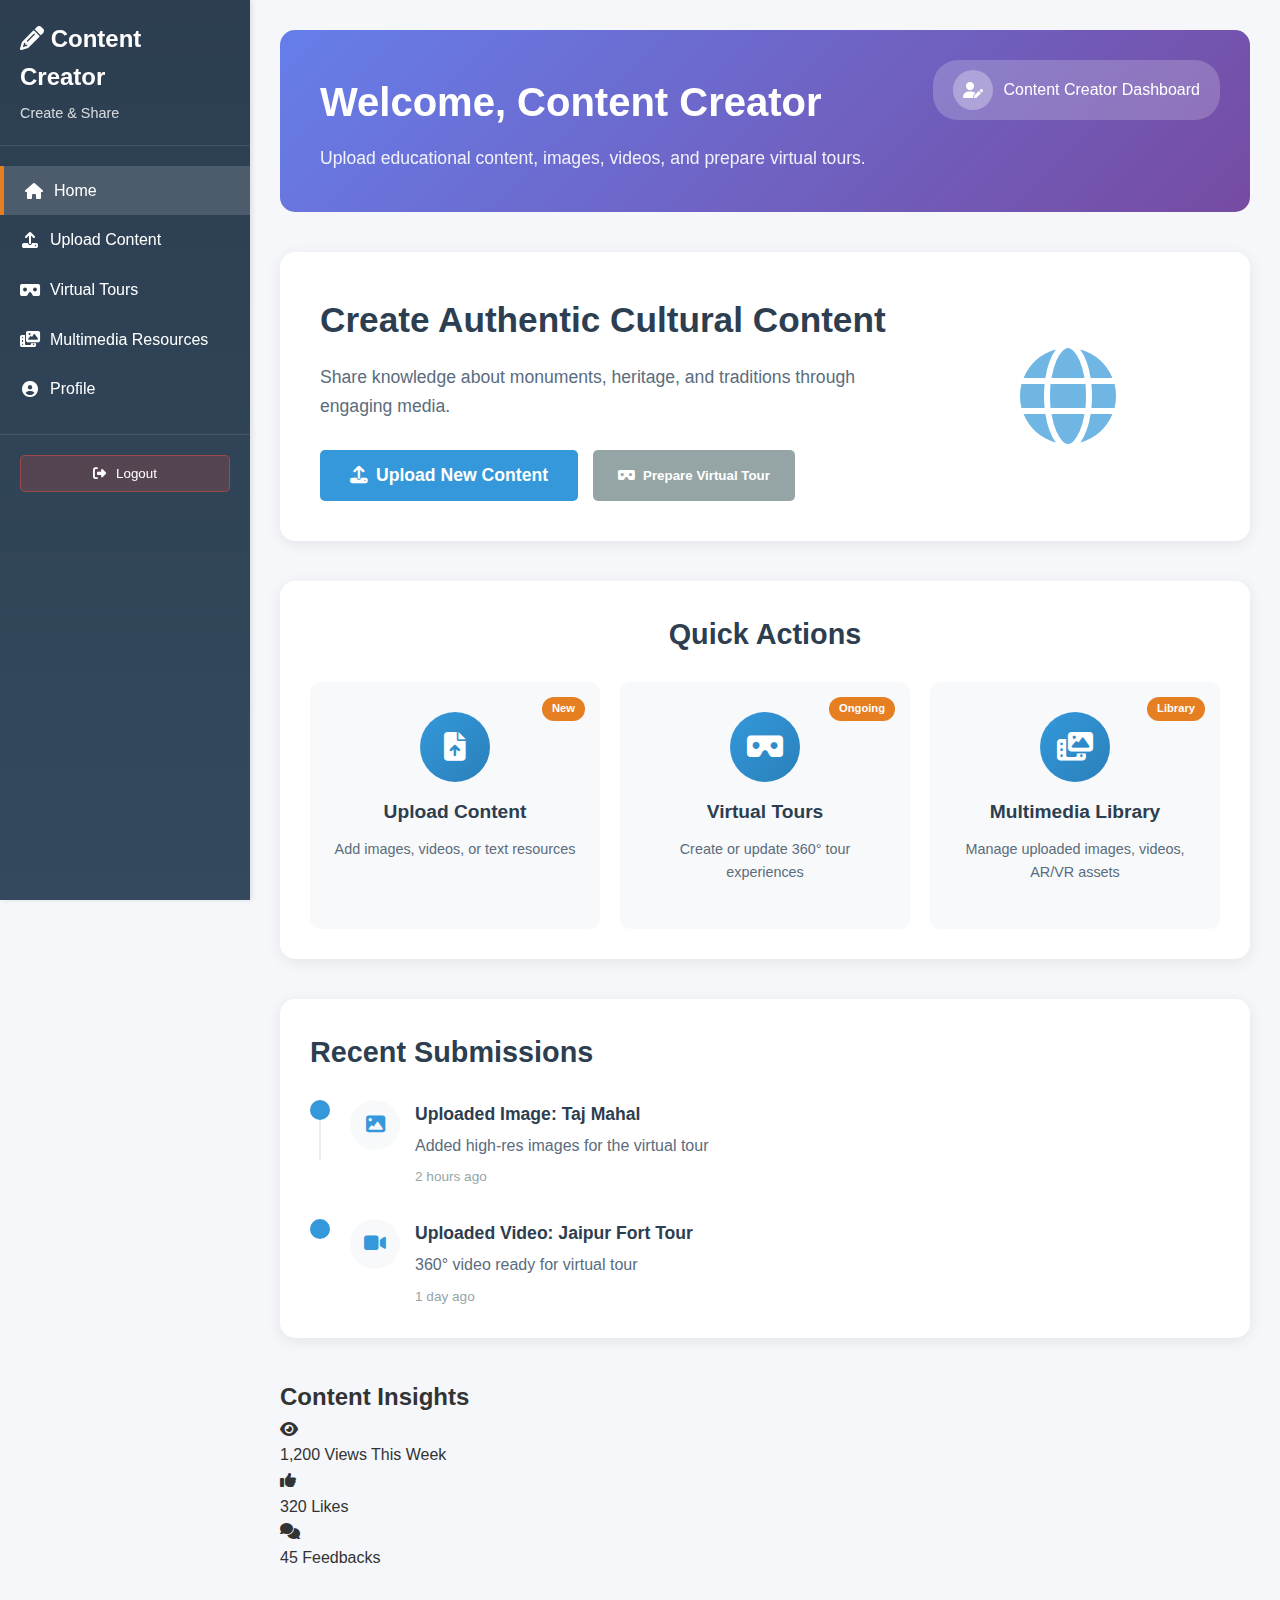
<file: content-creator/html/home.html>
<!DOCTYPE html>
<html lang="en">
<head>
  <meta charset="UTF-8">
  <meta name="viewport" content="width=device-width, initial-scale=1.0">
  <title>Content Creator - Home</title>
  <link rel="stylesheet" href="https://cdnjs.cloudflare.com/ajax/libs/font-awesome/6.4.0/css/all.min.css">
  <link rel="stylesheet" href="../css/home.css">
</head>
<body>
  <div class="app-container">

    <!-- Sidebar Navigation -->
    <nav class="sidebar">
      <div class="sidebar-header">
        <h2><i class="fas fa-pencil-alt"></i> Content Creator</h2>
        <p>Create & Share</p>
      </div>
      <ul class="sidebar-nav">
        <li class="active"><a href="home.html" class="nav-link"><i class="fas fa-home"></i> Home</a></li>
        <li><a href="" class="nav-link"><i class="fas fa-upload"></i> Upload Content</a></li>
        <li><a href="" class="nav-link"><i class="fas fa-vr-cardboard"></i> Virtual Tours</a></li>
        <li><a href="" class="nav-link"><i class="fas fa-photo-video"></i> Multimedia Resources</a></li>
        <li><a href="" class="nav-link"><i class="fas fa-user-circle"></i> Profile</a></li>
      </ul>
      <div class="sidebar-footer">
        <button class="logout-btn" onclick="logout()"><i class="fas fa-sign-out-alt"></i> Logout</button>
      </div>
    </nav>

    <!-- Main Content -->
    <main class="main-content">

      <!-- Header -->
      <header class="content-header">
        <div class="header-content">
          <h1>Welcome, Content Creator</h1>
          <p>Upload educational content, images, videos, and prepare virtual tours.</p>
        </div>
        <div class="user-info">
          <div class="user-avatar">
            <i class="fas fa-user-edit"></i>
          </div>
          <span id="username">Content Creator Dashboard</span>
        </div>
      </header>

      <!-- Hero Section -->
      <section class="hero-section">
        <div class="hero-content">
          <div class="hero-text">
            <h2>Create Authentic Cultural Content</h2>
            <p>Share knowledge about monuments, heritage, and traditions through engaging media.</p>
            <div class="hero-actions">
              <button class="btn-primary btn-large" >
                <i class="fas fa-upload"></i> Upload New Content
              </button>
              <button class="btn-secondary" >
                <i class="fas fa-vr-cardboard"></i> Prepare Virtual Tour
              </button>
            </div>
          </div>
          <div class="hero-visual">
            <i class="fas fa-globe fa-6x"></i>
          </div>
        </div>
      </section>

      <!-- Quick Access -->
      <section class="quick-access">
        <h2>Quick Actions</h2>
        <div class="access-grid">
          <div class="access-card" >
            <div class="access-icon">
              <i class="fas fa-file-upload"></i>
            </div>
            <h3>Upload Content</h3>
            <p>Add images, videos, or text resources</p>
            <span class="access-badge">New</span>
          </div>
          <div class="access-card" >
            <div class="access-icon">
              <i class="fas fa-vr-cardboard"></i>
            </div>
            <h3>Virtual Tours</h3>
            <p>Create or update 360° tour experiences</p>
            <span class="access-badge">Ongoing</span>
          </div>
          <div class="access-card" >
            <div class="access-icon">
              <i class="fas fa-photo-video"></i>
            </div>
            <h3>Multimedia Library</h3>
            <p>Manage uploaded images, videos, AR/VR assets</p>
            <span class="access-badge">Library</span>
          </div>
        </div>
      </section>

      <!-- Recent Submissions -->
      <section class="recent-activity">
        <h2>Recent Submissions</h2>
        <div class="activity-timeline">
          <div class="timeline-item">
            <div class="timeline-marker"></div>
            <div class="timeline-content">
              <div class="activity-icon">
                <i class="fas fa-image"></i>
              </div>
              <div class="activity-details">
                <h4>Uploaded Image: Taj Mahal</h4>
                <p>Added high-res images for the virtual tour</p>
                <span class="activity-time">2 hours ago</span>
              </div>
            </div>
          </div>
          <div class="timeline-item">
            <div class="timeline-marker"></div>
            <div class="timeline-content">
              <div class="activity-icon">
                <i class="fas fa-video"></i>
              </div>
              <div class="activity-details">
                <h4>Uploaded Video: Jaipur Fort Tour</h4>
                <p>360° video ready for virtual tour</p>
                <span class="activity-time">1 day ago</span>
              </div>
            </div>
          </div>
        </div>
      </section>

      <!-- Content Insights -->
      <section class="insights-section">
        <h2>Content Insights</h2>
        <div class="insights-grid">
          <div class="insight-card">
            <i class="fas fa-eye"></i>
            <div class="insight-info">
              <span class="insight-number">1,200</span>
              <span class="insight-label">Views This Week</span>
            </div>
          </div>
          <div class="insight-card">
            <i class="fas fa-thumbs-up"></i>
            <div class="insight-info">
              <span class="insight-number">320</span>
              <span class="insight-label">Likes</span>
            </div>
          </div>
          <div class="insight-card">
            <i class="fas fa-comments"></i>
            <div class="insight-info">
              <span class="insight-number">45</span>
              <span class="insight-label">Feedbacks</span>
            </div>
          </div>
        </div>
      </section>

    </main>
  </div>
  <script src="../js/home.js"></script>
</body>
</html>
</file>
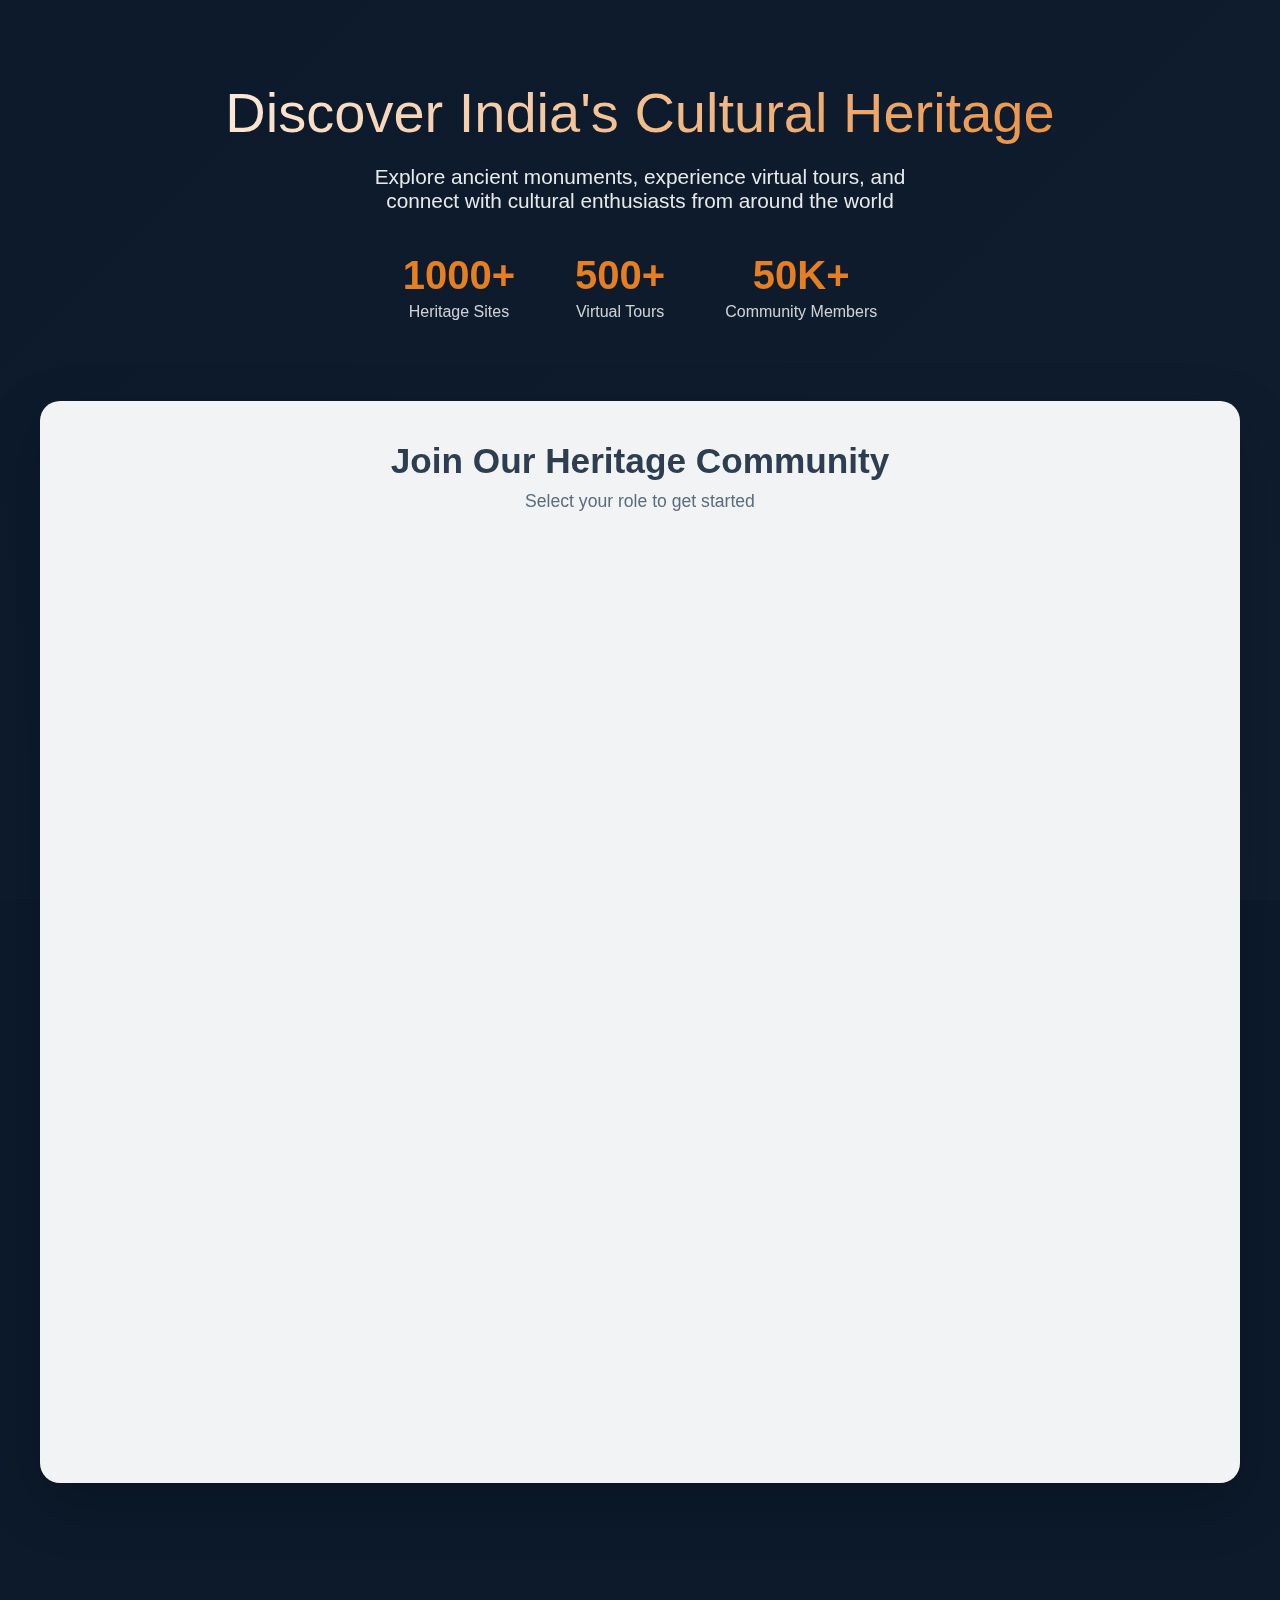
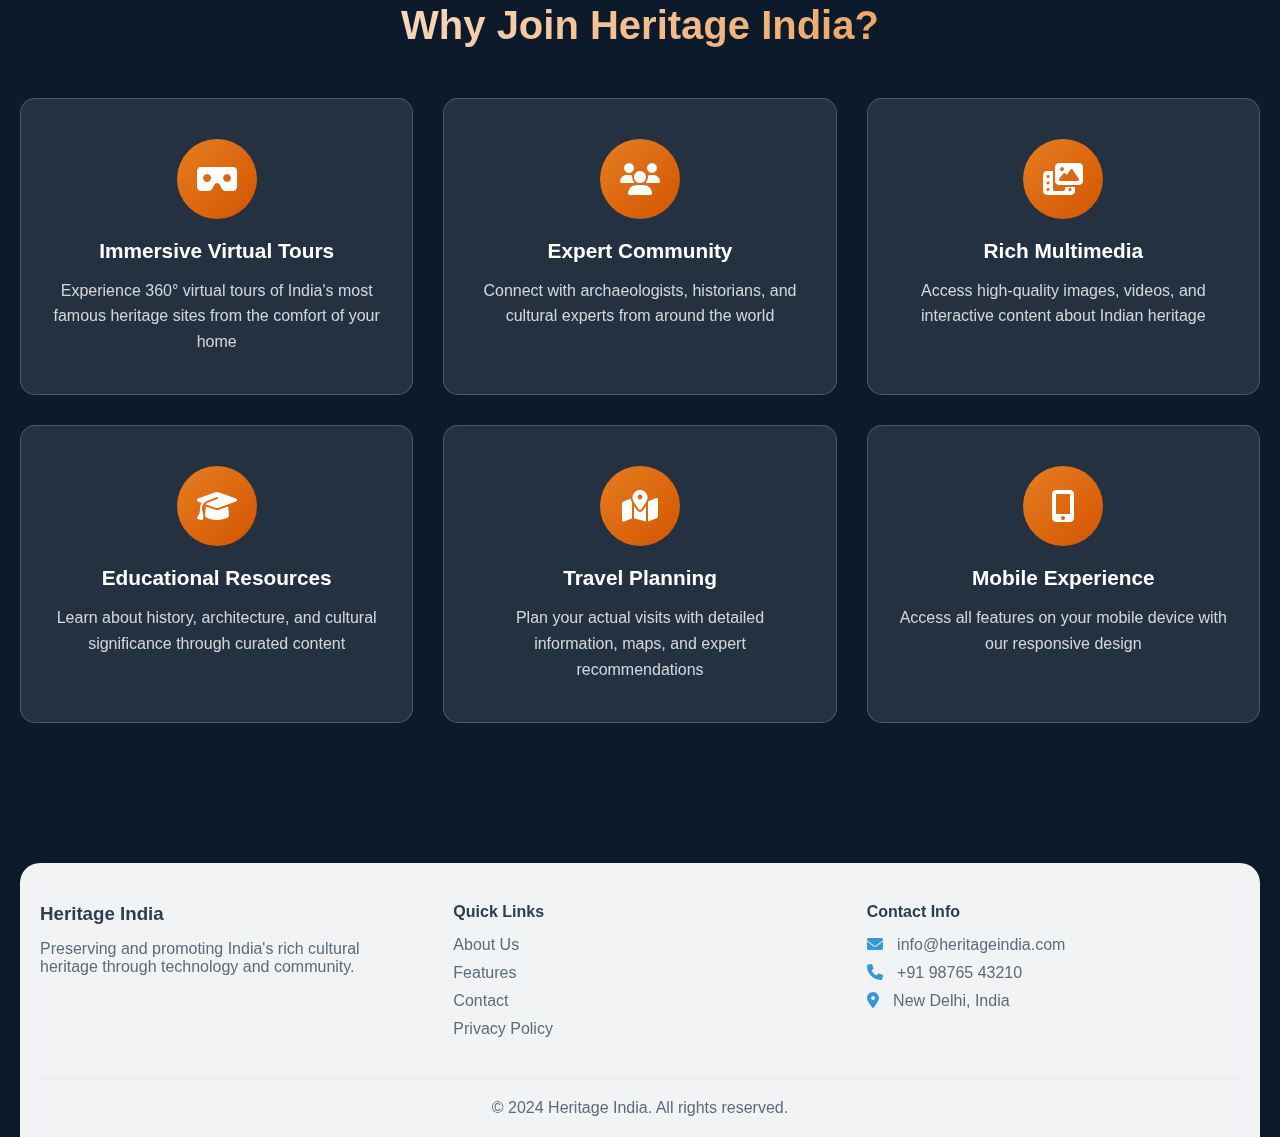
<file: cultural-enthusiast/html/about.html>
<!DOCTYPE html>
<html lang="en">
<head>
    <meta charset="UTF-8">
    <meta name="viewport" content="width=device-width, initial-scale=1.0">
    <title>About Us - Cultural Enthusiast</title>
    <link rel="stylesheet" href="https://cdnjs.cloudflare.com/ajax/libs/font-awesome/6.4.0/css/all.min.css">
    <link rel="stylesheet" href="../css/about.css">
</head>
<body>
    <div class="app-container">
        <!-- Sidebar Navigation -->
        <nav class="sidebar">
            <div class="sidebar-header">
                <h2><i class="fas fa-monument"></i> Cultural Enthusiast</h2>
                <p>Explore World Heritage</p>
            </div>
            <ul class="sidebar-nav">
                <li><a href="home.html" class="nav-link"><i class="fas fa-home"></i> Home</a></li>
                <li><a href="" class="nav-link"><i class="fas fa-landmark"></i> Heritage Sites</a></li>
                <li><a href="" class="nav-link"><i class="fas fa-vr-cardboard"></i> Virtual Tours</a></li>
                <li><a href="" class="nav-link"><i class="fas fa-lightbulb"></i> Travel Tips</a></li>
                <li><a href="" class="nav-link"><i class="fas fa-comments"></i> Community</a></li>
                <li class="active"><a href="about.html" class="nav-link"><i class="fas fa-info-circle"></i> About</a></li>
                <li><a href="" class="nav-link"><i class="fas fa-user"></i> Profile</a></li>
            </ul>
            <div class="sidebar-footer">
                <button class="logout-btn" onclick="logout()"><i class="fas fa-sign-out-alt"></i> Logout</button>
            </div>
        </nav>

        <!-- Main Content -->
        <main class="main-content">
            <!-- Header -->
            <header class="content-header">
                <h1>About Cultural Enthusiast</h1>
                <div class="user-info">
                    <div class="user-avatar">
                        <i class="fas fa-user"></i>
                    </div>
                    <span>Welcome, Explorer!</span>
                </div>
            </header>

            <!-- Mission Section -->
            <section class="mission-section">
                <div class="mission-content">
                    <div class="mission-text">
                        <h2>Our Mission</h2>
                        <p>Cultural Enthusiast is dedicated to preserving and promoting world heritage through digital innovation. We believe that cultural heritage belongs to everyone and should be accessible to all, regardless of geographical or physical limitations.</p>
                        <p>Our platform brings together cultural enthusiasts, historians, archaeologists, and travelers to create a vibrant community dedicated to exploring and preserving our shared human legacy.</p>
                    </div>
                    <div class="mission-image">
                        <img src="https://images.unsplash.com/photo-1481627834876-b7833e8f5570?ixlib=rb-4.0.3&auto=format&fit=crop&w=500&q=80" alt="Cultural Heritage">
                    </div>
                </div>
            </section>

            <!-- Stats Section -->
            <section class="about-stats">
                <div class="stats-grid">
                    <div class="stat-item">
                        <i class="fas fa-calendar-alt"></i>
                        <h3>5+</h3>
                        <p>Years of Service</p>
                    </div>
                    <div class="stat-item">
                        <i class="fas fa-users"></i>
                        <h3>10K+</h3>
                        <p>Active Members</p>
                    </div>
                    <div class="stat-item">
                        <i class="fas fa-globe-americas"></i>
                        <h3>60+</h3>
                        <p>Countries Covered</p>
                    </div>
                    <div class="stat-item">
                        <i class="fas fa-landmark"></i>
                        <h3>500+</h3>
                        <p>Heritage Sites</p>
                    </div>
                </div>
            </section>

            <!-- Team Section -->
            <section class="team-section">
                <h2>Our Team</h2>
                <p class="section-subtitle">Meet the passionate individuals behind Cultural Enthusiast</p>
                
                <div class="team-grid">
                    <div class="team-member">
                        <div class="member-image">
                            <img src="https://images.unsplash.com/photo-1507003211169-0a1dd7228f2d?ixlib=rb-4.0.3&auto=format&fit=crop&w=400&q=80" alt="Dr. Sarah Chen">
                        </div>
                        <div class="member-info">
                            <h4>Dr. Sarah Chen</h4>
                            <span class="member-role">Founder & Cultural Historian</span>
                            <p>PhD in Cultural Anthropology with 15 years of experience in heritage preservation.</p>
                            <div class="member-social">
                                <a href="#"><i class="fab fa-linkedin"></i></a>
                                <a href="#"><i class="fab fa-twitter"></i></a>
                            </div>
                        </div>
                    </div>

                    <div class="team-member">
                        <div class="member-image">
                            <img src="https://images.unsplash.com/photo-1494790108755-2616b612b786?ixlib=rb-4.0.3&auto=format&fit=crop&w=400&q=80" alt="Maria Rodriguez">
                        </div>
                        <div class="member-info">
                            <h4>Maria Rodriguez</h4>
                            <span class="member-role">Digital Archivist</span>
                            <p>Specialist in digital preservation and 3D modeling of cultural artifacts.</p>
                            <div class="member-social">
                                <a href="#"><i class="fab fa-linkedin"></i></a>
                                <a href="#"><i class="fab fa-twitter"></i></a>
                            </div>
                        </div>
                    </div>

                    <div class="team-member">
                        <div class="member-image">
                            <img src="https://images.unsplash.com/photo-1472099645785-5658abf4ff4e?ixlib=rb-4.0.3&auto=format&fit=crop&w=400&q=80" alt="James Wilson">
                        </div>
                        <div class="member-info">
                            <h4>James Wilson</h4>
                            <span class="member-role">VR Development Lead</span>
                            <p>Expert in virtual reality technologies and immersive cultural experiences.</p>
                            <div class="member-social">
                                <a href="#"><i class="fab fa-linkedin"></i></a>
                                <a href="#"><i class="fab fa-twitter"></i></a>
                            </div>
                        </div>
                    </div>
                </div>
            </section>

            <!-- Values Section -->
            <section class="values-section">
                <h2>Our Values</h2>
                <div class="values-grid">
                    <div class="value-card">
                        <i class="fas fa-shield-alt"></i>
                        <h4>Preservation</h4>
                        <p>We are committed to preserving cultural heritage for future generations through digital archiving and documentation.</p>
                    </div>
                    <div class="value-card">
                        <i class="fas fa-universal-access"></i>
                        <h4>Accessibility</h4>
                        <p>Making cultural heritage accessible to everyone, regardless of physical or geographical limitations.</p>
                    </div>
                    <div class="value-card">
                        <i class="fas fa-handshake"></i>
                        <h4>Collaboration</h4>
                        <p>Working with local communities, experts, and institutions to ensure authentic representation.</p>
                    </div>
                    <div class="value-card">
                        <i class="fas fa-graduation-cap"></i>
                        <h4>Education</h4>
                        <p>Promoting cultural understanding and education through engaging content and experiences.</p>
                    </div>
                </div>
            </section>

            <!-- Partners Section -->
            <section class="partners-section">
                <h2>Our Partners</h2>
                <p class="section-subtitle">Collaborating with leading cultural institutions worldwide</p>
                
                <div class="partners-grid">
                    <div class="partner-logo">
                        <img src="https://upload.wikimedia.org/wikipedia/commons/thumb/2/23/UNESCO_logo.svg/320px-UNESCO_logo.svg.png" alt="UNESCO">
                    </div>
                    <div class="partner-logo">
                        <img src="https://upload.wikimedia.org/wikipedia/commons/thumb/3/3e/Wikipedia_logo_%28en%29.svg/320px-Wikipedia_logo_%28en%29.svg.png" alt="Wikipedia">
                    </div>
                    <div class="partner-logo">
                        <img src="https://upload.wikimedia.org/wikipedia/commons/thumb/d/df/World_Monuments_Fund_logo.svg/320px-World_Monuments_Fund_logo.svg.png" alt="World Monuments Fund">
                    </div>
                    <div class="partner-logo">
                        <img src="https://upload.wikimedia.org/wikipedia/commons/thumb/9/97/Google_Cultural_Institute_logo.svg/320px-Google_Cultural_Institute_logo.svg.png" alt="Google Cultural Institute">
                    </div>
                </div>
            </section>

            <!-- Contact Section -->
            <section class="contact-section">
                <div class="contact-content">
                    <div class="contact-info">
                        <h2>Get In Touch</h2>
                        <p>Have questions or want to collaborate? We'd love to hear from you.</p>
                        
                        <div class="contact-methods">
                            <div class="contact-method">
                                <i class="fas fa-envelope"></i>
                                <div>
                                    <h4>Email</h4>
                                    <p>info@culturalenthusiast.org</p>
                                </div>
                            </div>
                            <div class="contact-method">
                                <i class="fas fa-phone"></i>
                                <div>
                                    <h4>Phone</h4>
                                    <p>+1 (555) 123-4567</p>
                                </div>
                            </div>
                            <div class="contact-method">
                                <i class="fas fa-map-marker-alt"></i>
                                <div>
                                    <h4>Office</h4>
                                    <p>123 Heritage Street, Culture City</p>
                                </div>
                            </div>
                        </div>
                    </div>
                    
                    <div class="contact-form">
                        <form id="contactForm">
                            <div class="form-group">
                                <input type="text" placeholder="Your Name" required>
                            </div>
                            <div class="form-group">
                                <input type="email" placeholder="Your Email" required>
                            </div>
                            <div class="form-group">
                                <textarea placeholder="Your Message" rows="5" required></textarea>
                            </div>
                            <button type="submit" class="btn-send">Send Message</button>
                        </form>
                    </div>
                </div>
            </section>
        </main>
    </div>

    <script src="../js/about.js"></script>
</body>
</html>
</file>
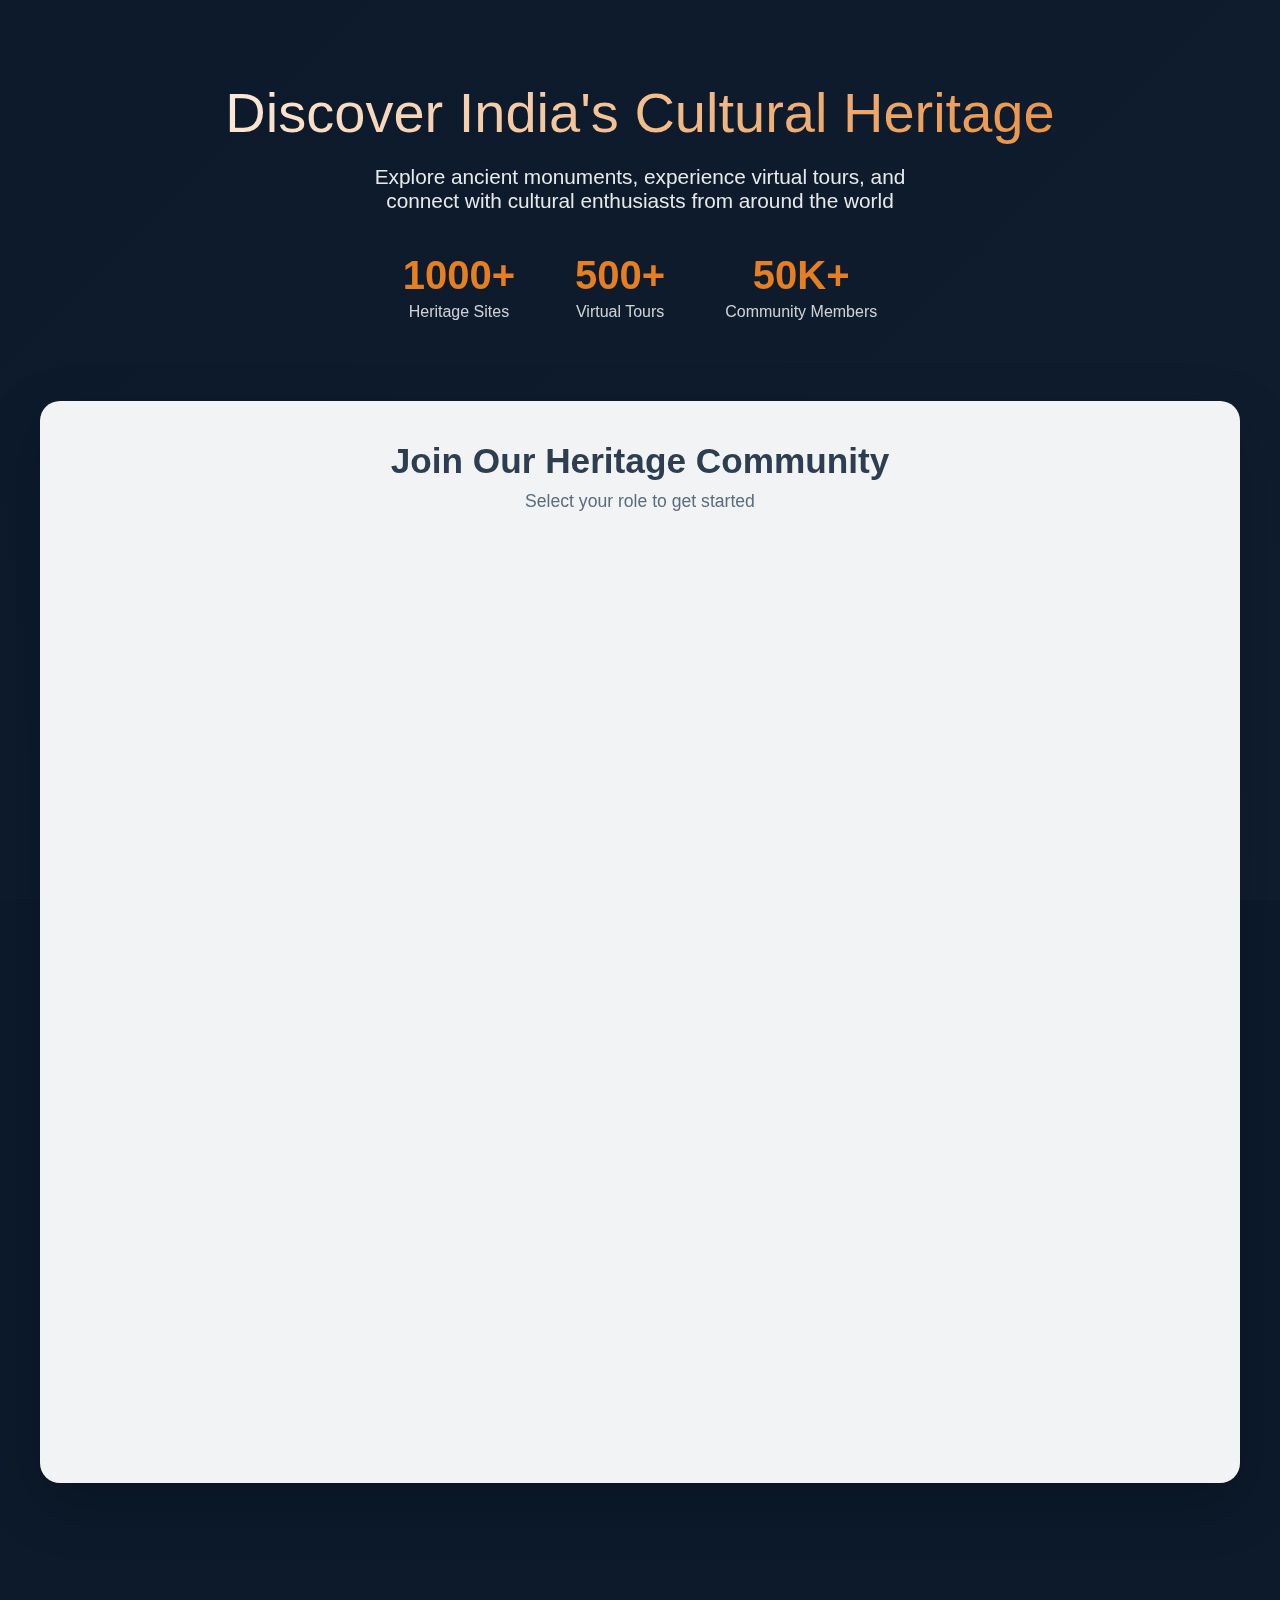
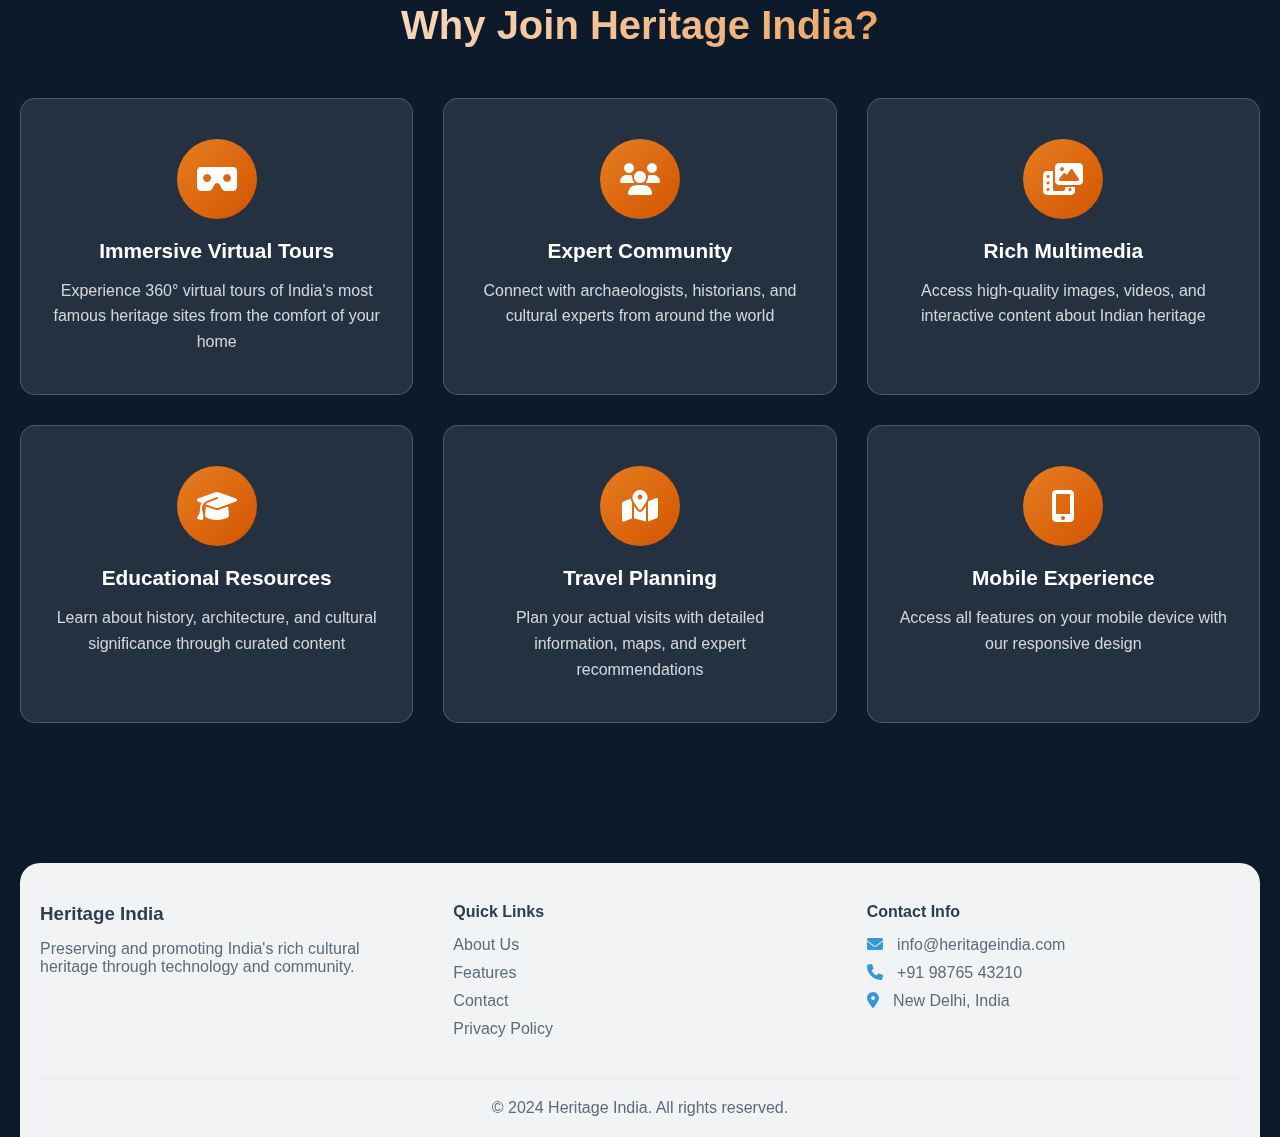
<file: cultural-enthusiast/html/home.html>
<!DOCTYPE html>
<html lang="en">
<head>
    <meta charset="UTF-8">
    <meta name="viewport" content="width=device-width, initial-scale=1.0">
    <title>Cultural Enthusiast - Explore World Heritage</title>
    <link rel="stylesheet" href="https://cdnjs.cloudflare.com/ajax/libs/font-awesome/6.4.0/css/all.min.css">
    <link rel="stylesheet" href="../css/home.css">
</head>
<body>
    <div class="app-container">
        <!-- Sidebar Navigation -->
        <nav class="sidebar">
            <div class="sidebar-header">
                <h2><i class="fas fa-monument"></i> Cultural Enthusiast</h2>
                <p>Explore World Heritage</p>
            </div>
            <ul class="sidebar-nav">
                <li class="active"><a href="home.html" class="nav-link"><i class="fas fa-home"></i> Home</a></li>
                <li><a href="" class="nav-link"><i class="fas fa-landmark"></i> Heritage Sites</a></li>
                <li><a href="" class="nav-link"><i class="fas fa-vr-cardboard"></i> Virtual Tours</a></li>
                <li><a href="" class="nav-link"><i class="fas fa-lightbulb"></i> Travel Tips</a></li>
                <li><a href="" class="nav-link"><i class="fas fa-comments"></i> Community</a></li>
                <li><a href="about.html" class="nav-link"><i class="fas fa-info-circle"></i> About</a></li>
                <li><a href="" class="nav-link"><i class="fas fa-user"></i> Profile</a></li>
            </ul>
            <div class="sidebar-footer">
                <button class="logout-btn" onclick="logout()"><i class="fas fa-sign-out-alt"></i> Logout</button>
            </div>
        </nav>

        <!-- Main Content -->
        <main class="main-content">
            <!-- Header -->
            <header class="content-header">
                <h1>Discover Cultural Heritage</h1>
                <div class="user-info">
                    <div class="user-avatar">
                        <i class="fas fa-user"></i>
                    </div>
                    <span>Welcome, Explorer!</span>
                </div>
            </header>

            <!-- Hero Section -->
            <section class="hero">
                <div class="hero-content">
                    <h2>Discover the World's Cultural Treasures</h2>
                    <p>Explore ancient monuments, UNESCO sites, and cultural heritage from around the globe</p>
                    <div class="hero-search">
                        <input type="text" placeholder="Search heritage sites...">
                        <button><i class="fas fa-search"></i></button>
                    </div>
                </div>
            </section>

            <!-- Stats Section -->
            <section class="stats-section">
                <div class="stats-grid">
                    <div class="stat-card">
                        <i class="fas fa-landmark"></i>
                        <div class="stat-info">
                            <h3>500+</h3>
                            <p>Heritage Sites</p>
                        </div>
                    </div>
                    <div class="stat-card">
                        <i class="fas fa-globe-americas"></i>
                        <div class="stat-info">
                            <h3>60+</h3>
                            <p>Countries</p>
                        </div>
                    </div>
                    <div class="stat-card">
                        <i class="fas fa-users"></i>
                        <div class="stat-info">
                            <h3>10,000+</h3>
                            <p>Community Members</p>
                        </div>
                    </div>
                    <div class="stat-card">
                        <i class="fas fa-camera"></i>
                        <div class="stat-info">
                            <h3>15,000+</h3>
                            <p>Photos Shared</p>
                        </div>
                    </div>
                </div>
            </section>

            <!-- Featured Sites Section -->
            <section class="featured-sites">
                <div class="section-header">
                    <h3>Featured Heritage Sites</h3>
                    <a href="heritage-sites.html" class="view-all">View All <i class="fas fa-arrow-right"></i></a>
                </div>
                <div class="sites-grid">
                    <div class="site-card">
                        <div class="site-image">
                            <img src="https://images.unsplash.com/photo-1564507592333-c60657eea523?ixlib=rb-4.0.3&auto=format&fit=crop&w=500&q=80" alt="Taj Mahal">
                            <span class="site-badge">UNESCO</span>
                        </div>
                        <div class="site-info">
                            <h4>Taj Mahal</h4>
                            <p class="site-location">Agra, India</p>
                            <p class="site-desc">Iconic white marble mausoleum and symbol of eternal love</p>
                            <div class="site-meta">
                                <span><i class="fas fa-clock"></i> 17th Century</span>
                                <span><i class="fas fa-map-marker-alt"></i> Mughal Architecture</span>
                            </div>
                            <a href="site-detail.html" class="btn-explore">Explore</a>
                        </div>
                    </div>

                    <div class="site-card">
                        <div class="site-image">
                            <img src="https://images.unsplash.com/photo-1520583457224-aee11bad5112?ixlib=rb-4.0.3&auto=format&fit=crop&w=500&q=80" alt="Machu Picchu">
                            <span class="site-badge">UNESCO</span>
                        </div>
                        <div class="site-info">
                            <h4>Machu Picchu</h4>
                            <p class="site-location">Peru</p>
                            <p class="site-desc">Ancient Incan citadel nestled in the Andes Mountains</p>
                            <div class="site-meta">
                                <span><i class="fas fa-clock"></i> 15th Century</span>
                                <span><i class="fas fa-map-marker-alt"></i> Incan Architecture</span>
                            </div>
                            <a href="site-detail.html" class="btn-explore">Explore</a>
                        </div>
                    </div>

                    <div class="site-card">
                        <div class="site-image">
                            <img src="https://images.unsplash.com/photo-1502602898536-47ad22581b52?ixlib=rb-4.0.3&auto=format&fit=crop&w=500&q=80" alt="Eiffel Tower">
                            <span class="site-badge">UNESCO</span>
                        </div>
                        <div class="site-info">
                            <h4>Eiffel Tower</h4>
                            <p class="site-location">Paris, France</p>
                            <p class="site-desc">Iconic iron lattice tower and symbol of France</p>
                            <div class="site-meta">
                                <span><i class="fas fa-clock"></i> 1889</span>
                                <span><i class="fas fa-map-marker-alt"></i> Industrial Architecture</span>
                            </div>
                            <a href="site-detail.html" class="btn-explore">Explore</a>
                        </div>
                    </div>
                </div>
            </section>

            <!-- Categories Section -->
            <section class="categories">
                <div class="section-header">
                    <h3>Explore by Category</h3>
                </div>
                <div class="categories-grid">
                    <div class="category-card">
                        <i class="fas fa-place-of-worship"></i>
                        <h4>Temples</h4>
                        <p>Ancient religious structures</p>
                        <span class="count">128 Sites</span>
                    </div>
                    <div class="category-card">
                        <i class="fas fa-fort-awesome"></i>
                        <h4>Forts</h4>
                        <p>Historical military architecture</p>
                        <span class="count">76 Sites</span>
                    </div>
                    <div class="category-card">
                        <i class="fas fa-landmark"></i>
                        <h4>Monuments</h4>
                        <p>Iconic cultural landmarks</p>
                        <span class="count">94 Sites</span>
                    </div>
                    <div class="category-card">
                        <i class="fas fa-archway"></i>
                        <h4>Archaeological Sites</h4>
                        <p>Ancient ruins and excavations</p>
                        <span class="count">63 Sites</span>
                    </div>
                </div>
            </section>

            <!-- Virtual Tours Preview -->
            <section class="virtual-tours-preview">
                <div class="section-header">
                    <h3>Virtual Reality Tours</h3>
                    <a href="virtual-tours.html" class="view-all">View All <i class="fas fa-arrow-right"></i></a>
                </div>
                <div class="tours-grid">
                    <div class="tour-card">
                        <div class="tour-image">
                            <img src="https://images.unsplash.com/photo-1552832230-c0197dd311b5?ixlib=rb-4.0.3&auto=format&fit=crop&w=500&q=80" alt="Roman Colosseum">
                            <div class="tour-overlay">
                                <i class="fas fa-vr-cardboard"></i>
                                <span>VR Ready</span>
                            </div>
                        </div>
                        <div class="tour-info">
                            <h4>Roman Colosseum</h4>
                            <p>Step into ancient Rome with our immersive VR experience</p>
                            <div class="tour-stats">
                                <span><i class="fas fa-clock"></i> 45 min</span>
                                <span><i class="fas fa-users"></i> 3D Tour</span>
                            </div>
                        </div>
                    </div>

                    <div class="tour-card">
                        <div class="tour-image">
                            <img src="https://images.unsplash.com/photo-1539650116574-75c0c6d73f7c?ixlib=rb-4.0.3&auto=format&fit=crop&w=500&q=80" alt="Great Wall of China">
                            <div class="tour-overlay">
                                <i class="fas fa-vr-cardboard"></i>
                                <span>VR Ready</span>
                            </div>
                        </div>
                        <div class="tour-info">
                            <h4>Great Wall of China</h4>
                            <p>Walk along the ancient wonder from anywhere in the world</p>
                            <div class="tour-stats">
                                <span><i class="fas fa-clock"></i> 60 min</span>
                                <span><i class="fas fa-users"></i> Guided Tour</span>
                            </div>
                        </div>
                    </div>
                </div>
            </section>

            <!-- Community Section -->
            <section class="community">
                <div class="community-content">
                    <h3>Join Our Community</h3>
                    <p>Share your experiences, photos, and knowledge with fellow enthusiasts</p>
                    <a href="chat.html" class="btn-community">Join Discussion</a>
                </div>
            </section>
        </main>
    </div>

    <script src="../js/home.js"></script>
</body>
</html>
</file>
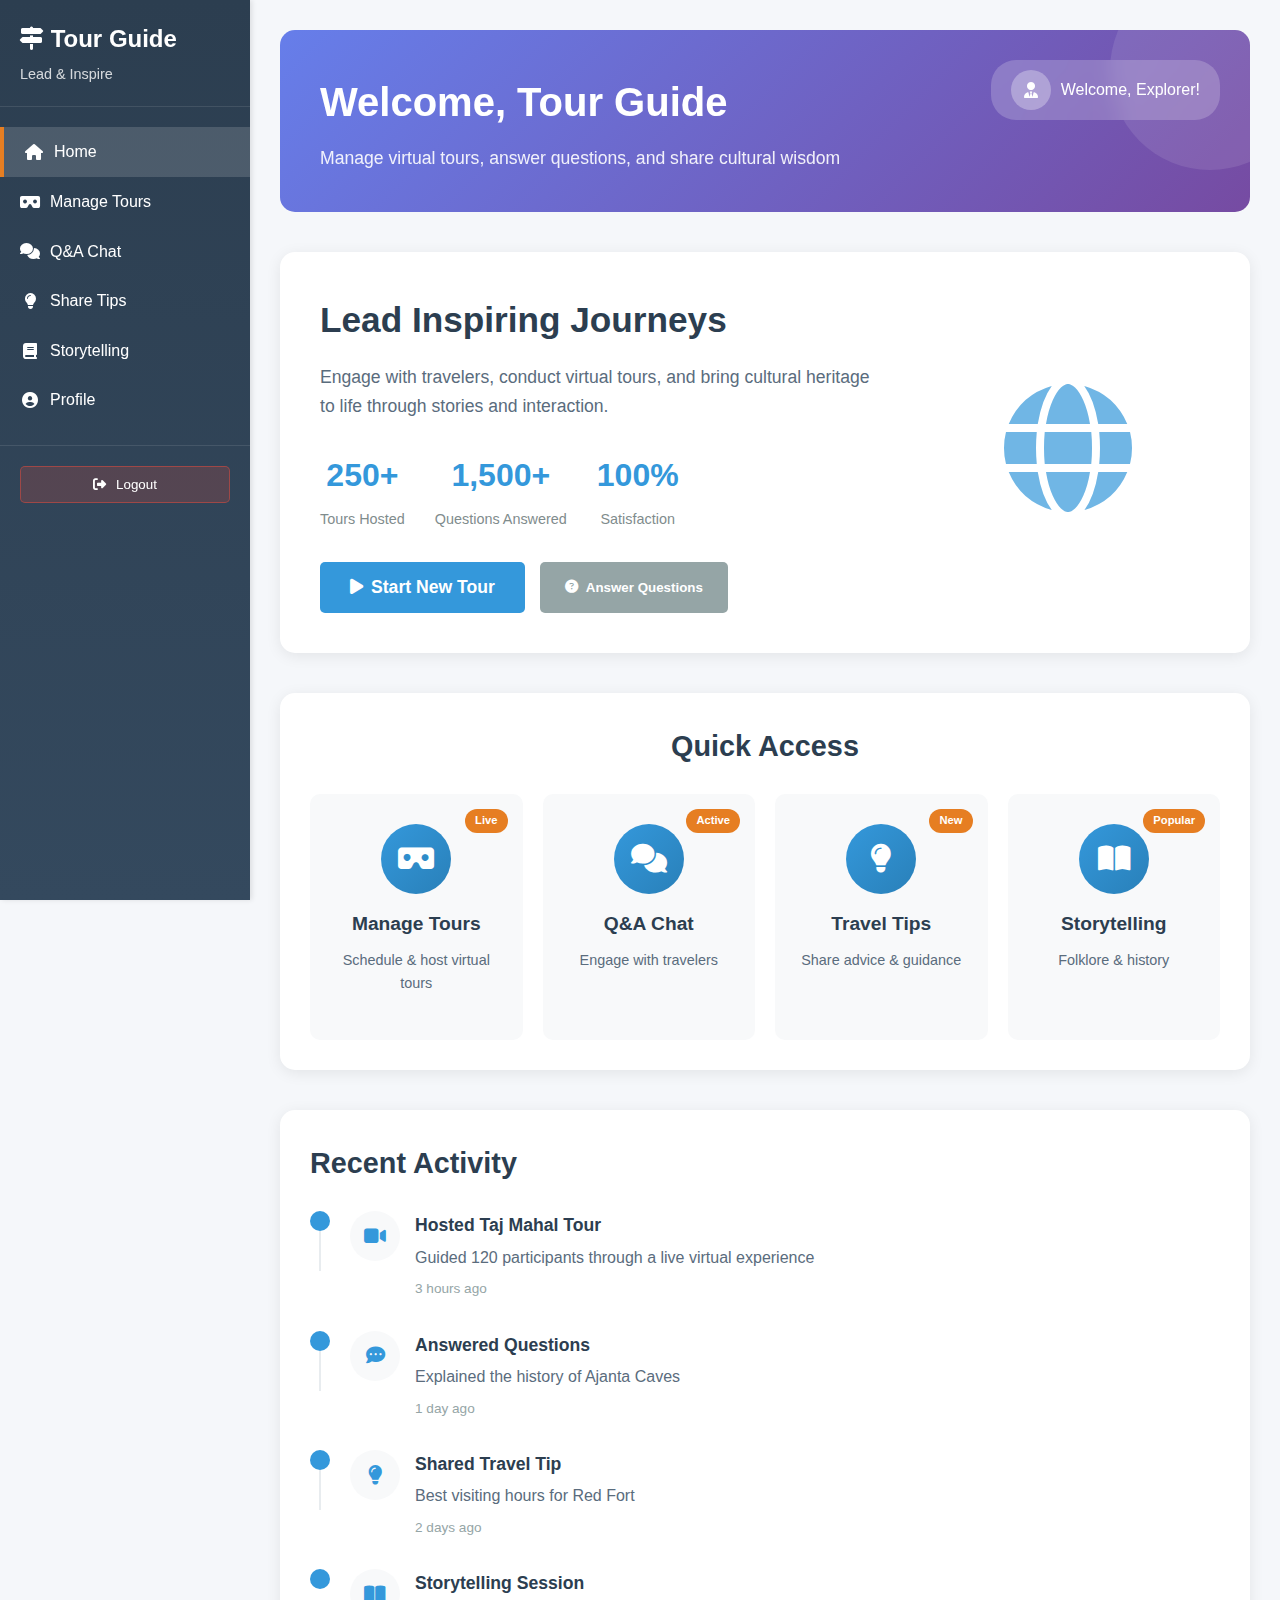
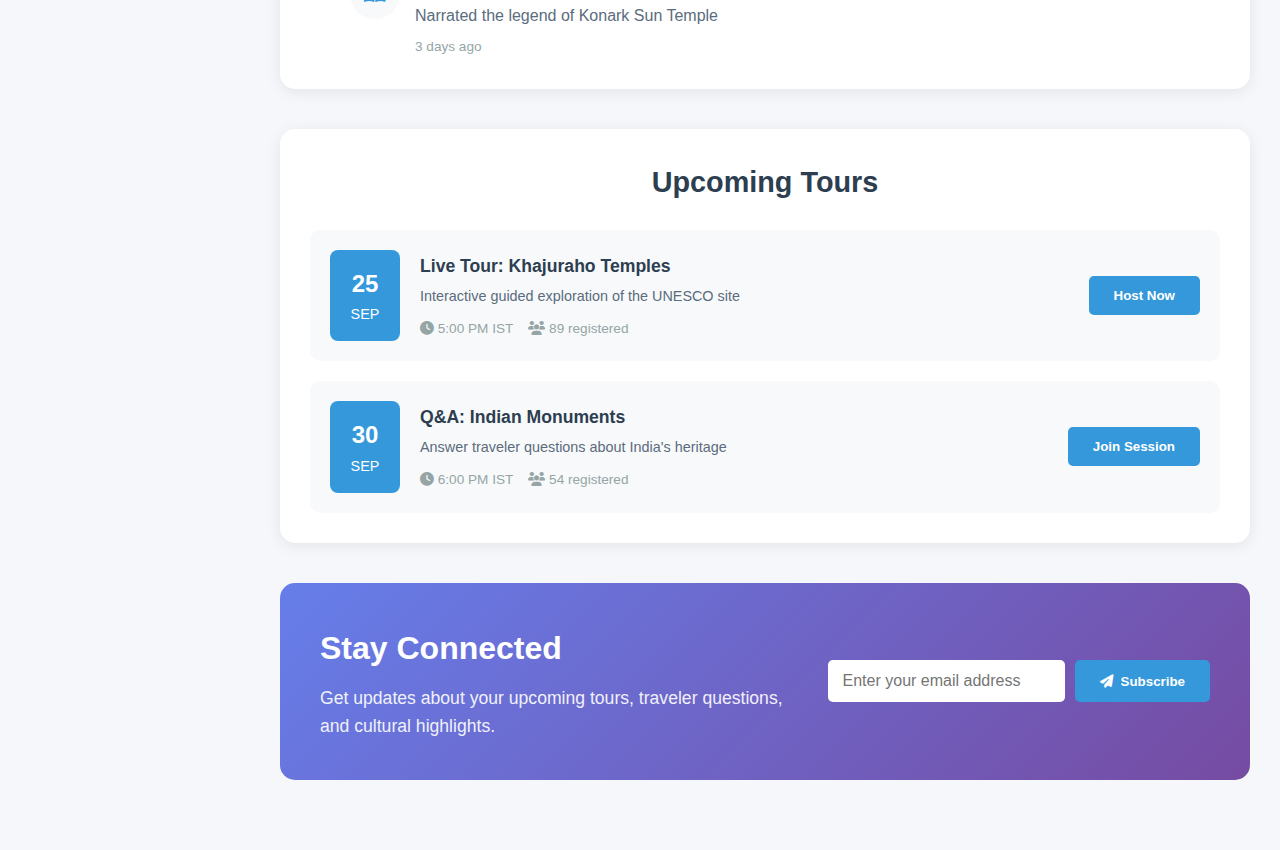
<file: tour-guide/html/home.html>
<!DOCTYPE html>
<html lang="en">
<head>
  <meta charset="UTF-8">
  <meta name="viewport" content="width=device-width, initial-scale=1.0">
  <title>Tour Guide - Home</title>
  <link rel="stylesheet" href="https://cdnjs.cloudflare.com/ajax/libs/font-awesome/6.4.0/css/all.min.css">
  <link rel="stylesheet" href="../css/home.css">
</head>
<body>
  <div class="app-container">
    <!-- Sidebar Navigation -->
<nav class="sidebar">
  <div class="sidebar-header">
    <h2><i class="fas fa-map-signs"></i> Tour Guide</h2>
    <p>Lead & Inspire</p>
  </div>
  <ul class="sidebar-nav">
    <li class="active"><a href="home.html" class="nav-link"><i class="fas fa-home"></i> Home</a></li>
    <li><a href="" class="nav-link"><i class="fas fa-vr-cardboard"></i> Manage Tours</a></li>
    <li><a href="" class="nav-link"><i class="fas fa-comments"></i> Q&A Chat</a></li>
    <li><a href="" class="nav-link"><i class="fas fa-lightbulb"></i> Share Tips</a></li>
    <li><a href="" class="nav-link"><i class="fas fa-book"></i> Storytelling</a></li>
    <li><a href="" class="nav-link"><i class="fas fa-user-circle"></i> Profile</a></li>
  </ul>
  <div class="sidebar-footer">
    <button class="logout-btn" onclick="logout()"><i class="fas fa-sign-out-alt"></i> Logout</button>
  </div>
</nav>


    <!-- Main Content -->
    <main class="main-content">
      <!-- Header -->
      <header class="content-header">
        <div class="header-content">
          <h1>Welcome, Tour Guide</h1>
          <p>Manage virtual tours, answer questions, and share cultural wisdom</p>
        </div>
        <div class="user-info">
          <div class="user-avatar">
            <i class="fas fa-user-tie"></i>
          </div>
          <span id="username">Guide Dashboard</span>
        </div>
      </header>

      <!-- Hero Section -->
      <section class="hero-section">
        <div class="hero-content">
          <div class="hero-text">
            <h2>Lead Inspiring Journeys</h2>
            <p>Engage with travelers, conduct virtual tours, and bring cultural heritage to life through stories and interaction.</p>
            <div class="hero-stats">
              <div class="stat">
                <span class="stat-number">250+</span>
                <span class="stat-label">Tours Hosted</span>
              </div>
              <div class="stat">
                <span class="stat-number">1,500+</span>
                <span class="stat-label">Questions Answered</span>
              </div>
              <div class="stat">
                <span class="stat-number">100%</span>
                <span class="stat-label">Satisfaction</span>
              </div>
            </div>
            <div class="hero-actions">
              <button class="btn-primary btn-large" onclick="startTour()">
                <i class="fas fa-play"></i> Start New Tour
              </button>
              <button class="btn-secondary" onclick="checkQuestions()">
                <i class="fas fa-question-circle"></i> Answer Questions
              </button>
            </div>
          </div>
          <div class="hero-visual">
            <div class="world-map">
              <i class="fas fa-globe"></i>
            </div>
          </div>
        </div>
      </section>

      <!-- Quick Access -->
      <section class="quick-access">
        <h2>Quick Access</h2>
        <div class="access-grid">
          <div class="access-card">
            <div class="access-icon">
              <i class="fas fa-vr-cardboard"></i>
            </div>
            <h3>Manage Tours</h3>
            <p>Schedule & host virtual tours</p>
            <span class="access-badge">Live</span>
          </div>
          <div class="access-card">
            <div class="access-icon">
              <i class="fas fa-comments"></i>
            </div>
            <h3>Q&A Chat</h3>
            <p>Engage with travelers</p>
            <span class="access-badge">Active</span>
          </div>
          <div class="access-card">
            <div class="access-icon">
              <i class="fas fa-lightbulb"></i>
            </div>
            <h3>Travel Tips</h3>
            <p>Share advice & guidance</p>
            <span class="access-badge">New</span>
          </div>
          <div class="access-card">
            <div class="access-icon">
              <i class="fas fa-book-open"></i>
            </div>
            <h3>Storytelling</h3>
            <p>Folklore & history</p>
            <span class="access-badge">Popular</span>
          </div>
        </div>
      </section>

      <!-- Recent Activity -->
      <section class="recent-activity">
        <h2>Recent Activity</h2>
        <div class="activity-timeline">
          <div class="timeline-item">
            <div class="timeline-marker"></div>
            <div class="timeline-content">
              <div class="activity-icon">
                <i class="fas fa-video"></i>
              </div>
              <div class="activity-details">
                <h4>Hosted Taj Mahal Tour</h4>
                <p>Guided 120 participants through a live virtual experience</p>
                <span class="activity-time">3 hours ago</span>
              </div>
            </div>
          </div>
          <div class="timeline-item">
            <div class="timeline-marker"></div>
            <div class="timeline-content">
              <div class="activity-icon">
                <i class="fas fa-comment-dots"></i>
              </div>
              <div class="activity-details">
                <h4>Answered Questions</h4>
                <p>Explained the history of Ajanta Caves</p>
                <span class="activity-time">1 day ago</span>
              </div>
            </div>
          </div>
          <div class="timeline-item">
            <div class="timeline-marker"></div>
            <div class="timeline-content">
              <div class="activity-icon">
                <i class="fas fa-lightbulb"></i>
              </div>
              <div class="activity-details">
                <h4>Shared Travel Tip</h4>
                <p>Best visiting hours for Red Fort</p>
                <span class="activity-time">2 days ago</span>
              </div>
            </div>
          </div>
          <div class="timeline-item">
            <div class="timeline-marker"></div>
            <div class="timeline-content">
              <div class="activity-icon">
                <i class="fas fa-book-open"></i>
              </div>
              <div class="activity-details">
                <h4>Storytelling Session</h4>
                <p>Narrated the legend of Konark Sun Temple</p>
                <span class="activity-time">3 days ago</span>
              </div>
            </div>
          </div>
        </div>
      </section>

      <!-- Upcoming Tours -->
      <section class="upcoming-events">
        <h2>Upcoming Tours</h2>
        <div class="events-list">
          <div class="event-card">
            <div class="event-date">
              <span class="date-day">25</span>
              <span class="date-month">SEP</span>
            </div>
            <div class="event-details">
              <h3>Live Tour: Khajuraho Temples</h3>
              <p>Interactive guided exploration of the UNESCO site</p>
              <div class="event-meta">
                <span><i class="fas fa-clock"></i> 5:00 PM IST</span>
                <span><i class="fas fa-users"></i> 89 registered</span>
              </div>
            </div>
            <button class="btn-primary" onclick="joinEvent('khajuraho-tour')">
              Host Now
            </button>
          </div>
          <div class="event-card">
            <div class="event-date">
              <span class="date-day">30</span>
              <span class="date-month">SEP</span>
            </div>
            <div class="event-details">
              <h3>Q&A: Indian Monuments</h3>
              <p>Answer traveler questions about India's heritage</p>
              <div class="event-meta">
                <span><i class="fas fa-clock"></i> 6:00 PM IST</span>
                <span><i class="fas fa-users"></i> 54 registered</span>
              </div>
            </div>
            <button class="btn-primary" onclick="joinEvent('indian-qa')">
              Join Session
            </button>
          </div>
        </div>
      </section>

      <!-- Newsletter -->
      <section class="newsletter-section">
        <div class="newsletter-content">
          <div class="newsletter-text">
            <h2>Stay Connected</h2>
            <p>Get updates about your upcoming tours, traveler questions, and cultural highlights.</p>
          </div>
          <div class="newsletter-form">
            <input type="email" placeholder="Enter your email address" class="email-input">
            <button class="btn-primary" onclick="subscribeNewsletter()">
              <i class="fas fa-paper-plane"></i> Subscribe
            </button>
          </div>
        </div>
      </section>
    </main>
  </div>

  <script src="../js/home.js"></script>
</body>
</html>
</file>
<file: index.css>
* {
    margin: 0;
    padding: 0;
    box-sizing: border-box;
}

body {
    font-family: 'Segoe UI', Tahoma, Geneva, Verdana, sans-serif;
    background: #0c1a2b;
    color: #333;
    overflow-x: hidden;
}

/* Slideshow Background */
.slideshow {
    position: fixed;
    top: 0;
    left: 0;
    width: 100%;
    height: 100%;
    z-index: -1;
}

.slide {
    position: absolute;
    top: 0;
    left: 0;
    width: 100%;
    height: 100%;
    background-size: cover;
    background-position: center;
    background-repeat: no-repeat;
    opacity: 0;
    transition: opacity 1.5s ease-in-out;
}

.slide.active {
    opacity: 0.15;
}

.slide::after {
    content: '';
    position: absolute;
    top: 0;
    left: 0;
    width: 100%;
    height: 100%;
    background: linear-gradient(135deg, rgba(12, 26, 43, 0.9) 0%, rgba(44, 62, 80, 0.8) 100%);
}

.container {
    max-width: 1400px;
    margin: 0 auto;
    padding: 0 20px;
}

/* Header */
.main-header {
    display: flex;
    justify-content: space-between;
    align-items: center;
    padding: 20px 0;
    background: rgba(255, 255, 255, 0.95);
    backdrop-filter: blur(10px);
    border-radius: 15px;
    margin: 20px;
    padding: 15px 30px;
    box-shadow: 0 8px 32px rgba(0, 0, 0, 0.1);
}

.logo {
    display: flex;
    align-items: center;
    gap: 10px;
    font-size: 1.5rem;
    font-weight: 700;
    color: #2c3e50;
}

.logo i {
    color: #e67e22;
    font-size: 2rem;
}

.main-nav {
    display: flex;
    gap: 30px;
}

.main-nav a {
    text-decoration: none;
    color: #2c3e50;
    font-weight: 500;
    transition: color 0.3s ease;
}

.main-nav a:hover {
    color: #e67e22;
}

/* Hero Section */
.hero {
    text-align: center;
    padding: 80px 0 40px;
    color: white;
}

.hero-content h1 {
    font-size: 3.5rem;
    font-weight: 300;
    margin-bottom: 20px;
    background: linear-gradient(135deg, #fff 0%, #e67e22 100%);
    -webkit-background-clip: text;
    -webkit-text-fill-color: transparent;
    background-clip: text;
}

.hero-content p {
    font-size: 1.3rem;
    margin-bottom: 40px;
    opacity: 0.9;
    max-width: 600px;
    margin-left: auto;
    margin-right: auto;
}

.hero-stats {
    display: flex;
    justify-content: center;
    gap: 60px;
    margin-top: 40px;
}

.stat {
    text-align: center;
}

.stat-number {
    display: block;
    font-size: 2.5rem;
    font-weight: 700;
    color: #e67e22;
    margin-bottom: 5px;
}

.stat-label {
    font-size: 1rem;
    opacity: 0.8;
}

/* Auth Section */
.auth-section {
    background: rgba(255, 255, 255, 0.95);
    backdrop-filter: blur(10px);
    border-radius: 20px;
    margin: 40px 20px;
    padding: 40px;
    box-shadow: 0 20px 60px rgba(0, 0, 0, 0.2);
}

/* Role Selection */
.role-selection {
    text-align: center;
}

.role-selection h2 {
    font-size: 2.2rem;
    color: #2c3e50;
    margin-bottom: 10px;
}

.role-selection p {
    color: #5a6c7d;
    margin-bottom: 40px;
    font-size: 1.1rem;
}

.role-cards {
    display: grid;
    grid-template-columns: repeat(auto-fit, minmax(280px, 1fr));
    gap: 25px;
    margin-bottom: 40px;
}

.role-card {
    background: white;
    padding: 30px;
    border-radius: 15px;
    text-align: center;
    transition: all 0.3s ease;
    border: 2px solid transparent;
    box-shadow: 0 5px 20px rgba(0, 0, 0, 0.08);
}

.role-card:hover {
    transform: translateY(-5px);
    border-color: #e67e22;
    box-shadow: 0 15px 40px rgba(230, 126, 34, 0.2);
}

.role-icon {
    width: 80px;
    height: 80px;
    border-radius: 50%;
    background: linear-gradient(135deg, #3498db, #2980b9);
    display: flex;
    align-items: center;
    justify-content: center;
    margin: 0 auto 20px;
    color: white;
    font-size: 2rem;
}

.role-card h3 {
    color: #2c3e50;
    margin-bottom: 15px;
    font-size: 1.3rem;
}

.role-card p {
    color: #5a6c7d;
    margin-bottom: 20px;
    line-height: 1.5;
}

.role-card ul {
    list-style: none;
    text-align: left;
    margin-bottom: 25px;
}

.role-card li {
    color: #5a6c7d;
    margin-bottom: 8px;
    display: flex;
    align-items: center;
    gap: 10px;
}

.role-card li i {
    color: #27ae60;
}

.btn-role {
    width: 100%;
    padding: 12px;
    background: linear-gradient(135deg, #e67e22, #d35400);
    color: white;
    border: none;
    border-radius: 8px;
    font-size: 1rem;
    cursor: pointer;
    transition: all 0.3s ease;
}

.btn-role:hover {
    transform: translateY(-2px);
    box-shadow: 0 5px 15px rgba(230, 126, 34, 0.4);
}

/* Form Containers */
.form-container {
    display: none;
    max-width: 450px;
    margin: 0 auto;
}

.form-container.active {
    display: block;
}

.form-header {
    text-align: center;
    margin-bottom: 30px;
    position: relative;
}

.back-btn {
    position: absolute;
    left: 0;
    top: 0;
    background: none;
    border: none;
    color: #5a6c7d;
    font-size: 1.2rem;
    cursor: pointer;
    padding: 5px;
    border-radius: 5px;
    transition: color 0.3s ease;
}

.back-btn:hover {
    color: #e67e22;
}

.form-header h2 {
    color: #2c3e50;
    margin-bottom: 10px;
    font-size: 1.8rem;
}

.form-header p {
    color: #5a6c7d;
}

.form-header span {
    color: #e67e22;
    font-weight: 600;
}

/* Form Styles */
.form-group {
    margin-bottom: 20px;
}

.input-icon {
    position: relative;
}

.input-icon i {
    position: absolute;
    left: 15px;
    top: 50%;
    transform: translateY(-50%);
    color: #95a5a6;
}

.input-icon input {
    width: 100%;
    padding: 15px 15px 15px 45px;
    border: 2px solid #e8ecef;
    border-radius: 10px;
    font-size: 1rem;
    transition: all 0.3s ease;
    background: white;
}

.input-icon input:focus {
    outline: none;
    border-color: #3498db;
    box-shadow: 0 0 0 3px rgba(52, 152, 219, 0.1);
}

.form-options {
    display: flex;
    justify-content: space-between;
    align-items: center;
    margin-bottom: 25px;
}

.checkbox {
    display: flex;
    align-items: center;
    gap: 8px;
    cursor: pointer;
    color: #5a6c7d;
}

.checkbox input {
    display: none;
}

.checkmark {
    width: 18px;
    height: 18px;
    border: 2px solid #bdc3c7;
    border-radius: 3px;
    display: flex;
    align-items: center;
    justify-content: center;
    transition: all 0.3s ease;
}

.checkbox input:checked + .checkmark {
    background: #3498db;
    border-color: #3498db;
}

.checkbox input:checked + .checkmark::after {
    content: '✓';
    color: white;
    font-size: 12px;
}

.forgot-password {
    color: #3498db;
    text-decoration: none;
    font-size: 0.9rem;
}

.forgot-password:hover {
    text-decoration: underline;
}

.btn-primary {
    width: 100%;
    padding: 15px;
    background: linear-gradient(135deg, #3498db, #2980b9);
    color: white;
    border: none;
    border-radius: 10px;
    font-size: 1.1rem;
    cursor: pointer;
    transition: all 0.3s ease;
    display: flex;
    align-items: center;
    justify-content: center;
    gap: 10px;
}

.btn-primary:hover {
    transform: translateY(-2px);
    box-shadow: 0 5px 15px rgba(52, 152, 219, 0.4);
}

.form-footer {
    text-align: center;
    margin-top: 25px;
    color: #5a6c7d;
}

.form-footer a {
    color: #3498db;
    text-decoration: none;
}

.form-footer a:hover {
    text-decoration: underline;
}

/* Demo Accounts */
.demo-accounts {
    margin-top: 30px;
    padding: 20px;
    background: #f8f9fa;
    border-radius: 10px;
    text-align: center;
}

.demo-accounts h4 {
    color: #2c3e50;
    margin-bottom: 15px;
}

.demo-buttons {
    display: grid;
    grid-template-columns: 1fr 1fr;
    gap: 10px;
}

.btn-demo {
    padding: 8px 12px;
    background: white;
    border: 2px solid #e8ecef;
    border-radius: 6px;
    cursor: pointer;
    font-size: 0.8rem;
    transition: all 0.3s ease;
}

.btn-demo:hover {
    border-color: #3498db;
    color: #3498db;
}

/* Features Section */
.features-section {
    padding: 80px 0;
    color: white;
    text-align: center;
}

.features-section h2 {
    font-size: 2.5rem;
    margin-bottom: 50px;
    background: linear-gradient(135deg, #fff 0%, #e67e22 100%);
    -webkit-background-clip: text;
    -webkit-text-fill-color: transparent;
    background-clip: text;
}

.features-grid {
    display: grid;
    grid-template-columns: repeat(auto-fit, minmax(350px, 1fr));
    gap: 30px;
}

.feature-card {
    background: rgba(255, 255, 255, 0.1);
    backdrop-filter: blur(10px);
    padding: 40px 30px;
    border-radius: 15px;
    text-align: center;
    transition: all 0.3s ease;
    border: 1px solid rgba(255, 255, 255, 0.2);
}

.feature-card:hover {
    transform: translateY(-5px);
    background: rgba(255, 255, 255, 0.15);
    box-shadow: 0 20px 40px rgba(0, 0, 0, 0.3);
}

.feature-icon {
    width: 80px;
    height: 80px;
    border-radius: 50%;
    background: linear-gradient(135deg, #e67e22, #d35400);
    display: flex;
    align-items: center;
    justify-content: center;
    margin: 0 auto 20px;
    color: white;
    font-size: 2rem;
}

.feature-card h3 {
    color: white;
    margin-bottom: 15px;
    font-size: 1.3rem;
}

.feature-card p {
    color: rgba(255, 255, 255, 0.8);
    line-height: 1.6;
}

/* Footer */
.main-footer {
    background: rgba(255, 255, 255, 0.95);
    backdrop-filter: blur(10px);
    border-radius: 20px 20px 0 0;
    margin-top: 60px;
    padding: 40px 20px 20px;
}

.footer-content {
    display: grid;
    grid-template-columns: repeat(auto-fit, minmax(250px, 1fr));
    gap: 40px;
    margin-bottom: 30px;
}

.footer-section h3,
.footer-section h4 {
    color: #2c3e50;
    margin-bottom: 15px;
}

.footer-section p,
.footer-section a {
    color: #5a6c7d;
    text-decoration: none;
    margin-bottom: 10px;
    display: block;
}

.footer-section a:hover {
    color: #e67e22;
}

.footer-section i {
    margin-right: 10px;
    color: #3498db;
}

.footer-bottom {
    text-align: center;
    padding-top: 20px;
    border-top: 1px solid #e8ecef;
    color: #5a6c7d;
}

/* Responsive Design */
@media (max-width: 768px) {
    .main-header {
        flex-direction: column;
        gap: 15px;
        text-align: center;
    }

    .hero-content h1 {
        font-size: 2.5rem;
    }

    .hero-stats {
        flex-direction: column;
        gap: 30px;
    }

    .role-cards {
        grid-template-columns: 1fr;
    }

    .features-grid {
        grid-template-columns: 1fr;
    }

    .demo-buttons {
        grid-template-columns: 1fr;
    }

    .auth-section {
        margin: 20px 10px;
        padding: 30px 20px;
    }
}

@media (max-width: 480px) {
    .hero-content h1 {
        font-size: 2rem;
    }

    .hero-content p {
        font-size: 1.1rem;
    }

    .features-section h2 {
        font-size: 2rem;
    }

    .feature-card {
        padding: 30px 20px;
    }
}
</file>
<file: admin/css/home.css>
* {
    margin: 0;
    padding: 0;
    box-sizing: border-box;
}

body {
    font-family: 'Segoe UI', Tahoma, Geneva, Verdana, sans-serif;
    background: #f5f6fa;
    color: #2c3e50;
}

.admin-container {
    display: flex;
    min-height: 100vh;
}

/* Sidebar Styles */
.sidebar {
    width: 280px;
    background: linear-gradient(135deg, #2c3e50, #34495e);
    color: white;
    display: flex;
    flex-direction: column;
}

.sidebar-header {
    padding: 30px 20px;
    border-bottom: 1px solid rgba(255, 255, 255, 0.1);
}

.sidebar-header h2 {
    font-size: 1.5rem;
    margin-bottom: 5px;
    font-weight: 600;
}

.sidebar-header p {
    opacity: 0.8;
    font-size: 0.9rem;
}

.sidebar-nav {
    flex: 1;
    padding: 20px 0;
}

.sidebar-nav li {
    list-style: none;
}

.nav-link {
    display: block;
    padding: 15px 25px;
    color: rgba(255, 255, 255, 0.8);
    text-decoration: none;
    transition: all 0.3s ease;
    border-left: 4px solid transparent;
}

.nav-link:hover,
.nav-link.active {
    background: rgba(255, 255, 255, 0.1);
    color: white;
    border-left-color: #3498db;
}

.sidebar-footer {
    padding: 20px;
    border-top: 1px solid rgba(255, 255, 255, 0.1);
}

.logout-btn {
    width: 100%;
    padding: 12px;
    background: #e74c3c;
    color: white;
    border: none;
    border-radius: 6px;
    cursor: pointer;
    transition: background 0.3s ease;
}

.logout-btn:hover {
    background: #c0392b;
}

/* Main Content Styles */
.main-content {
    flex: 1;
    padding: 30px;
    overflow-y: auto;
}

.content-header {
    display: flex;
    justify-content: space-between;
    align-items: center;
    margin-bottom: 30px;
    padding-bottom: 20px;
    border-bottom: 2px solid #ecf0f1;
}

.content-header h1 {
    font-size: 2.2rem;
    font-weight: 300;
    color: #2c3e50;
}

.user-info {
    text-align: right;
}

.role-badge {
    display: inline-block;
    background: #3498db;
    color: white;
    padding: 4px 12px;
    border-radius: 20px;
    font-size: 0.8rem;
    margin-left: 10px;
}

/* Dashboard Stats */
.dashboard-stats {
    display: grid;
    grid-template-columns: repeat(auto-fit, minmax(250px, 1fr));
    gap: 20px;
    margin-bottom: 30px;
}

.stat-card {
    background: white;
    padding: 25px;
    border-radius: 10px;
    box-shadow: 0 5px 15px rgba(0, 0, 0, 0.1);
    display: flex;
    align-items: center;
    transition: transform 0.3s ease;
}

.stat-card:hover {
    transform: translateY(-5px);
}

.stat-icon {
    font-size: 2.5rem;
    margin-right: 20px;
}

.stat-info h3 {
    font-size: 2rem;
    color: #2c3e50;
    margin-bottom: 5px;
}

.stat-info p {
    color: #7f8c8d;
    font-size: 0.9rem;
}

/* Dashboard Content */
.dashboard-content {
    display: grid;
    grid-template-columns: 2fr 1fr;
    gap: 30px;
}

.content-section {
    background: white;
    padding: 25px;
    border-radius: 10px;
    box-shadow: 0 5px 15px rgba(0, 0, 0, 0.1);
}

.content-section h2 {
    margin-bottom: 20px;
    color: #2c3e50;
    font-weight: 500;
}

/* Activity List */
.activity-list {
    space-y: 15px;
}

.activity-item {
    display: flex;
    align-items: flex-start;
    padding: 15px 0;
    border-bottom: 1px solid #ecf0f1;
}

.activity-item:last-child {
    border-bottom: none;
}

.activity-icon {
    font-size: 1.2rem;
    margin-right: 15px;
    margin-top: 2px;
}

.activity-details p {
    margin-bottom: 5px;
    line-height: 1.4;
}

.activity-time {
    font-size: 0.8rem;
    color: #95a5a6;
}

/* Quick Actions */
.quick-actions {
    display: grid;
    grid-template-columns: 1fr 1fr;
    gap: 15px;
}

.action-btn {
    background: #3498db;
    color: white;
    border: none;
    padding: 20px;
    border-radius: 8px;
    cursor: pointer;
    transition: all 0.3s ease;
    display: flex;
    flex-direction: column;
    align-items: center;
    gap: 10px;
    font-size: 0.9rem;
}

.action-btn:hover {
    background: #2980b9;
    transform: translateY(-2px);
}

.action-btn span {
    font-size: 1.5rem;
}

/* Responsive Design */
@media (max-width: 1024px) {
    .dashboard-content {
        grid-template-columns: 1fr;
    }
    
    .sidebar {
        width: 250px;
    }
}

@media (max-width: 768px) {
    .admin-container {
        flex-direction: column;
    }
    
    .sidebar {
        width: 100%;
        height: auto;
    }
    
    .sidebar-nav {
        display: flex;
        overflow-x: auto;
        padding: 10px 0;
    }
    
    .sidebar-nav li {
        flex-shrink: 0;
    }
    
    .nav-link {
        border-left: none;
        border-bottom: 4px solid transparent;
        padding: 10px 15px;
    }
    
    .nav-link.active {
        border-left: none;
        border-bottom-color: #3498db;
    }
    
    .dashboard-stats {
        grid-template-columns: repeat(auto-fit, minmax(200px, 1fr));
    }
    
    .quick-actions {
        grid-template-columns: 1fr;
    }
}
</file>
<file: admin/css/profile.css>
.profile-container {
    display: grid;
    grid-template-columns: 300px 1fr;
    gap: 30px;
    padding: 20px 0;
}

.profile-sidebar {
    display: flex;
    flex-direction: column;
    gap: 20px;
}

.profile-card {
    background: white;
    padding: 30px;
    border-radius: 15px;
    text-align: center;
    box-shadow: 0 5px 15px rgba(0, 0, 0, 0.1);
}

.profile-avatar {
    position: relative;
    margin-bottom: 20px;
}

.avatar-placeholder {
    width: 100px;
    height: 100px;
    border-radius: 50%;
    background: linear-gradient(135deg, #3498db, #2980b9);
    color: white;
    display: flex;
    align-items: center;
    justify-content: center;
    font-size: 2.5rem;
    font-weight: bold;
    margin: 0 auto;
}

.avatar-upload {
    position: absolute;
    bottom: 5px;
    right: calc(50% - 60px);
    background: white;
    border: 2px solid #3498db;
    border-radius: 50%;
    width: 30px;
    height: 30px;
    cursor: pointer;
    font-size: 0.8rem;
}

.profile-info h2 {
    color: #2c3e50;
    margin-bottom: 5px;
    font-size: 1.4rem;
}

.profile-role {
    color: #3498db;
    font-weight: 600;
    margin-bottom: 5px;
}

.profile-email {
    color: #7f8c8d;
    margin-bottom: 10px;
}

.profile-joined {
    color: #95a5a6;
    font-size: 0.9rem;
}

.profile-stats {
    background: white;
    padding: 25px;
    border-radius: 15px;
    box-shadow: 0 5px 15px rgba(0, 0, 0, 0.1);
}

.profile-stats h3 {
    margin-bottom: 20px;
    color: #2c3e50;
    font-size: 1.1rem;
}

.profile-stats .stat-item {
    display: flex;
    justify-content: space-between;
    align-items: center;
    padding: 10px 0;
    border-bottom: 1px solid #ecf0f1;
}

.profile-stats .stat-item:last-child {
    border-bottom: none;
}

.stat-label {
    color: #7f8c8d;
}

.stat-value {
    font-weight: 600;
    color: #2c3e50;
}

/* Tabs */
.tabs {
    display: flex;
    border-bottom: 2px solid #ecf0f1;
    margin-bottom: 30px;
}

.tab-btn {
    background: none;
    border: none;
    padding: 15px 25px;
    cursor: pointer;
    border-bottom: 3px solid transparent;
    transition: all 0.3s ease;
    color: #7f8c8d;
    font-weight: 500;
}

.tab-btn.active {
    color: #3498db;
    border-bottom-color: #3498db;
}

.tab-btn:hover {
    color: #3498db;
}

.tab-pane {
    display: none;
}

.tab-pane.active {
    display: block;
}

/* Forms */
.profile-form {
    max-width: 500px;
}

.form-group {
    margin-bottom: 20px;
}

.form-group label {
    display: block;
    margin-bottom: 8px;
    color: #2c3e50;
    font-weight: 500;
}

.form-group input,
.form-group textarea,
.form-group select {
    width: 100%;
    padding: 12px 15px;
    border: 2px solid #e0e0e0;
    border-radius: 8px;
    font-size: 14px;
    transition: border-color 0.3s ease;
}

.form-group input:focus,
.form-group textarea:focus,
.form-group select:focus {
    outline: none;
    border-color: #3498db;
}

.form-actions {
    display: flex;
    gap: 15px;
    margin-top: 30px;
}

.btn-primary {
    background: #3498db;
    color: white;
    border: none;
    padding: 12px 25px;
    border-radius: 8px;
    cursor: pointer;
    transition: background 0.3s ease;
}

.btn-secondary {
    background: #95a5a6;
    color: white;
    border: none;
    padding: 12px 25px;
    border-radius: 8px;
    cursor: pointer;
    transition: background 0.3s ease;
}

.btn-danger {
    background: #e74c3c;
    color: white;
    border: none;
    padding: 12px 25px;
    border-radius: 8px;
    cursor: pointer;
    transition: background 0.3s ease;
}

.btn-primary:hover { background: #2980b9; }
.btn-secondary:hover { background: #7f8c8d; }
.btn-danger:hover { background: #c0392b; }

/* Security Section */
.security-section {
    margin-bottom: 40px;
    padding-bottom: 30px;
    border-bottom: 1px solid #ecf0f1;
}

.security-section:last-child {
    border-bottom: none;
}

.security-section h3 {
    margin-bottom: 20px;
    color: #2c3e50;
}

.security-item {
    display: flex;
    justify-content: space-between;
    align-items: center;
    padding: 15px;
    background: #f8f9fa;
    border-radius: 8px;
}

.security-info h4 {
    margin-bottom: 5px;
    color: #2c3e50;
}

.security-info p {
    color: #7f8c8d;
    font-size: 0.9rem;
}

/* Switch Toggle */
.switch {
    position: relative;
    display: inline-block;
    width: 50px;
    height: 24px;
}

.switch input {
    opacity: 0;
    width: 0;
    height: 0;
}

.slider {
    position: absolute;
    cursor: pointer;
    top: 0;
    left: 0;
    right: 0;
    bottom: 0;
    background-color: #ccc;
    transition: .4s;
    border-radius: 24px;
}

.slider:before {
    position: absolute;
    content: "";
    height: 16px;
    width: 16px;
    left: 4px;
    bottom: 4px;
    background-color: white;
    transition: .4s;
    border-radius: 50%;
}

input:checked + .slider {
    background-color: #3498db;
}

input:checked + .slider:before {
    transform: translateX(26px);
}

/* Password Strength */
.password-strength {
    height: 4px;
    background: #ecf0f1;
    border-radius: 2px;
    margin-top: 5px;
    overflow: hidden;
}

.strength-weak { background: linear-gradient(to right, #e74c3c 25%, #ecf0f1 25%); }
.strength-medium { background: linear-gradient(to right, #f39c12 50%, #ecf0f1 50%); }
.strength-strong { background: linear-gradient(to right, #27ae60 75%, #ecf0f1 75%); }
.strength-very-strong { background: #27ae60; }

/* Sessions */
.sessions-list {
    space-y: 10px;
}

.session-item {
    display: flex;
    justify-content: space-between;
    align-items: center;
    padding: 15px;
    background: #f8f9fa;
    border-radius: 8px;
    margin-bottom: 10px;
}

.session-info {
    flex: 1;
}

.session-device {
    font-weight: 600;
    color: #2c3e50;
}

.session-details {
    color: #7f8c8d;
    font-size: 0.9rem;
}

.session-actions button {
    background: #e74c3c;
    color: white;
    border: none;
    padding: 6px 12px;
    border-radius: 4px;
    cursor: pointer;
    font-size: 0.8rem;
}

/* Preferences */
.preferences-section {
    margin-bottom: 30px;
}

.preference-item {
    margin-bottom: 15px;
}

.checkbox-label {
    display: flex;
    align-items: center;
    cursor: pointer;
}

.checkbox-label input {
    margin-right: 10px;
}

/* Activity Log */
.activity-filters {
    display: flex;
    gap: 15px;
    margin-bottom: 20px;
}

.activity-log {
    max-height: 400px;
    overflow-y: auto;
}

.activity-item {
    display: flex;
    align-items: flex-start;
    padding: 15px;
    border-bottom: 1px solid #ecf0f1;
}

.activity-item:last-child {
    border-bottom: none;
}

.activity-icon {
    width: 32px;
    height: 32px;
    border-radius: 50%;
    background: #3498db;
    color: white;
    display: flex;
    align-items: center;
    justify-content: center;
    margin-right: 15px;
    flex-shrink: 0;
}

.activity-details {
    flex: 1;
}

.activity-action {
    font-weight: 600;
    color: #2c3e50;
    margin-bottom: 5px;
}

.activity-meta {
    color: #7f8c8d;
    font-size: 0.9rem;
}

/* Modal */
.modal {
    display: none;
    position: fixed;
    top: 0;
    left: 0;
    width: 100%;
    height: 100%;
    background: rgba(0, 0, 0, 0.5);
    z-index: 1000;
    align-items: center;
    justify-content: center;
}

.modal-content {
    background: white;
    padding: 30px;
    border-radius: 10px;
    max-width: 400px;
    width: 90%;
    text-align: center;
}

.modal-actions {
    display: flex;
    gap: 15px;
    justify-content: center;
    margin-top: 20px;
}

/* Responsive */
@media (max-width: 1024px) {
    .profile-container {
        grid-template-columns: 1fr;
    }
    
    .profile-sidebar {
        order: 2;
    }
    
    .profile-content {
        order: 1;
    }
}

@media (max-width: 768px) {
    .tabs {
        flex-direction: column;
    }
    
    .tab-btn {
        text-align: left;
        border-bottom: 1px solid #ecf0f1;
        border-left: 3px solid transparent;
    }
    
    .tab-btn.active {
        border-left-color: #3498db;
        border-bottom-color: #ecf0f1;
    }
    
    .form-actions {
        flex-direction: column;
    }
    
    .header-actions {
        flex-direction: column;
        gap: 10px;
    }
}
</file>
<file: admin/css/style.css>
/* Base Layout Styles */
* {
    margin: 0;
    padding: 0;
    box-sizing: border-box;
}

body {
    font-family: 'Segoe UI', Tahoma, Geneva, Verdana, sans-serif;
    background: #f5f6fa;
    color: #2c3e50;
    line-height: 1.6;
}

.admin-container {
    display: flex;
    min-height: 100vh;
}

/* Sidebar Styles */
.sidebar {
    width: 280px;
    background: #2c3e50;
    color: white;
    padding: 20px 0;
    position: fixed;
    height: 100vh;
    overflow-y: auto;
}

.sidebar-header {
    padding: 0 25px 20px;
    border-bottom: 1px solid #34495e;
    margin-bottom: 20px;
}

.sidebar-header h2 {
    font-size: 1.5rem;
    margin-bottom: 5px;
}

.sidebar-header p {
    color: #bdc3c7;
    font-size: 0.9rem;
}

.sidebar-nav {
    list-style: none;
    padding: 0 15px;
}

.nav-link {
    display: block;
    padding: 12px 20px;
    color: #bdc3c7;
    text-decoration: none;
    border-radius: 5px;
    margin-bottom: 5px;
    transition: all 0.3s;
}

.nav-link:hover,
.nav-link.active {
    background: #34495e;
    color: white;
}

.sidebar-footer {
    padding: 20px 25px 0;
    border-top: 1px solid #34495e;
    margin-top: 20px;
}

.logout-btn {
    width: 100%;
    padding: 10px;
    background: #e74c3c;
    color: white;
    border: none;
    border-radius: 5px;
    cursor: pointer;
}

/* Main Content Styles */
.main-content {
    flex: 1;
    margin-left: 280px;
    padding: 0;
    min-height: 100vh;
}

.content-header {
    background: white;
    padding: 25px 30px;
    border-bottom: 1px solid #ecf0f1;
    display: flex;
    justify-content: space-between;
    align-items: center;
}

.content-header h1 {
    font-size: 1.8rem;
    color: #2c3e50;
}

.header-actions {
    display: flex;
    gap: 15px;
    align-items: center;
}

.filter-group {
    display: flex;
    gap: 10px;
}

.filter-group select,
.filter-group input {
    padding: 8px 12px;
    border: 1px solid #ddd;
    border-radius: 5px;
    font-size: 14px;
}

.btn-primary {
    background: #3498db;
    color: white;
    border: none;
    padding: 10px 20px;
    border-radius: 5px;
    cursor: pointer;
    font-weight: 600;
}
</file>
<file: content-creator/css/home.css>
/* Reset and Base Styles */
* {
    margin: 0;
    padding: 0;
    box-sizing: border-box;
}

body {
    font-family: 'Segoe UI', Tahoma, Geneva, Verdana, sans-serif;
    line-height: 1.6;
    color: #333;
    background-color: #f5f7fa;
}

.app-container {
    display: flex;
    min-height: 100vh;
}

/* Sidebar Styles */
.sidebar {
    width: 250px;
    background: linear-gradient(to bottom, #2c3e50, #34495e);
    color: white;
    padding: 20px 0;
    box-shadow: 2px 0 5px rgba(0,0,0,0.1);
    position: fixed;
    height: 100vh;
    overflow-y: auto;
    z-index: 1000;
}

.sidebar-header {
    padding: 0 20px 20px;
    border-bottom: 1px solid rgba(255,255,255,0.1);
    margin-bottom: 20px;
}

.sidebar-header h2 {
    font-size: 1.5rem;
    font-weight: 600;
    margin-bottom: 5px;
}

.sidebar-header p {
    font-size: 0.9rem;
    opacity: 0.8;
}

.sidebar-nav {
    list-style: none;
}

.sidebar-nav li {
    padding: 12px 20px;
    transition: all 0.3s;
    cursor: pointer;
}

.sidebar-nav li:hover {
    background-color: rgba(255,255,255,0.1);
}

.sidebar-nav li.active {
    background-color: rgba(255,255,255,0.15);
    border-left: 4px solid #e67e22;
}

.sidebar-nav a {
    color: white;
    text-decoration: none;
    display: flex;
    align-items: center;
    gap: 10px;
}

.sidebar-nav i {
    width: 20px;
    text-align: center;
}

.sidebar-footer {
    padding: 20px;
    border-top: 1px solid rgba(255,255,255,0.1);
    margin-top: 20px;
}

.logout-btn {
    background: rgba(231, 76, 60, 0.2);
    color: white;
    border: 1px solid rgba(231, 76, 60, 0.5);
    padding: 10px 15px;
    border-radius: 5px;
    cursor: pointer;
    width: 100%;
    transition: all 0.3s;
    display: flex;
    align-items: center;
    gap: 10px;
    justify-content: center;
}

.logout-btn:hover {
    background: rgba(231, 76, 60, 0.3);
}

/* Main Content Styles */
.main-content {
    flex: 1;
    margin-left: 250px;
    padding: 30px;
    overflow-y: auto;
}

.content-header {
    background: linear-gradient(135deg, #667eea 0%, #764ba2 100%);
    color: white;
    border-radius: 15px;
    padding: 40px;
    margin-bottom: 40px;
    position: relative;
    overflow: hidden;
}

.header-content {
    position: relative;
    z-index: 2;
}

.header-content h1 {
    font-size: 2.5rem;
    font-weight: 700;
    margin-bottom: 10px;
}

.header-content p {
    font-size: 1.1rem;
    opacity: 0.9;
}

.user-info {
    position: absolute;
    top: 30px;
    right: 30px;
    display: flex;
    align-items: center;
    gap: 10px;
    background: rgba(255,255,255,0.2);
    padding: 10px 20px;
    border-radius: 25px;
    backdrop-filter: blur(10px);
}

.user-avatar {
    width: 40px;
    height: 40px;
    border-radius: 50%;
    background: rgba(255,255,255,0.3);
    display: flex;
    align-items: center;
    justify-content: center;
    color: white;
}

/* Hero Section */
.hero-section {
    background: white;
    border-radius: 15px;
    padding: 40px;
    margin-bottom: 40px;
    box-shadow: 0 3px 15px rgba(0,0,0,0.08);
}

.hero-content {
    display: grid;
    grid-template-columns: 2fr 1fr;
    gap: 40px;
    align-items: center;
}

.hero-text h2 {
    color: #2c3e50;
    font-size: 2.2rem;
    margin-bottom: 15px;
    font-weight: 700;
}

.hero-text p {
    color: #5a6c7d;
    font-size: 1.1rem;
    margin-bottom: 30px;
    line-height: 1.6;
}

.hero-actions {
    display: flex;
    gap: 15px;
}

.btn-primary {
    background: #3498db;
    color: white;
    border: none;
    padding: 12px 25px;
    border-radius: 5px;
    cursor: pointer;
    font-weight: 600;
    transition: background 0.3s;
    display: inline-flex;
    align-items: center;
    gap: 8px;
}

.btn-primary:hover {
    background: #2980b9;
}

.btn-large {
    padding: 15px 30px;
    font-size: 1.1rem;
}

.btn-secondary {
    background: #95a5a6;
    color: white;
    border: none;
    padding: 12px 25px;
    border-radius: 5px;
    cursor: pointer;
    font-weight: 600;
    transition: background 0.3s;
    display: inline-flex;
    align-items: center;
    gap: 8px;
}

.btn-secondary:hover {
    background: #7f8c8d;
}

.hero-visual {
    display: flex;
    justify-content: center;
    align-items: center;
}

.hero-visual i {
    font-size: 6rem;
    color: #3498db;
    opacity: 0.7;
    animation: float 3s ease-in-out infinite;
}

@keyframes float {
    0%, 100% { transform: translateY(0); }
    50% { transform: translateY(-10px); }
}

/* Quick Access */
.quick-access {
    background: white;
    border-radius: 15px;
    padding: 30px;
    margin-bottom: 40px;
    box-shadow: 0 3px 15px rgba(0,0,0,0.08);
}

.quick-access h2 {
    color: #2c3e50;
    margin-bottom: 25px;
    font-size: 1.8rem;
    text-align: center;
}

.access-grid {
    display: grid;
    grid-template-columns: repeat(auto-fit, minmax(200px, 1fr));
    gap: 20px;
}

.access-card {
    background: #f8f9fa;
    padding: 30px 20px;
    border-radius: 10px;
    text-align: center;
    transition: all 0.3s;
    cursor: pointer;
    position: relative;
}

.access-card:hover {
    transform: translateY(-5px);
    box-shadow: 0 10px 30px rgba(52, 152, 219, 0.2);
}

.access-icon {
    width: 70px;
    height: 70px;
    border-radius: 50%;
    background: linear-gradient(135deg, #3498db, #2980b9);
    display: flex;
    align-items: center;
    justify-content: center;
    margin: 0 auto 15px;
    color: white;
    font-size: 1.8rem;
}

.access-card h3 {
    color: #2c3e50;
    margin-bottom: 10px;
    font-size: 1.2rem;
}

.access-card p {
    color: #5a6c7d;
    font-size: 0.9rem;
    margin-bottom: 15px;
}

.access-badge {
    position: absolute;
    top: 15px;
    right: 15px;
    background: #e67e22;
    color: white;
    padding: 3px 10px;
    border-radius: 12px;
    font-size: 0.7rem;
    font-weight: 700;
}

/* Recent Activity */
.recent-activity {
    background: white;
    border-radius: 15px;
    padding: 30px;
    margin-bottom: 40px;
    box-shadow: 0 3px 15px rgba(0,0,0,0.08);
}

.recent-activity h2 {
    color: #2c3e50;
    margin-bottom: 25px;
    font-size: 1.8rem;
}

.activity-timeline {
    position: relative;
}

.timeline-item {
    display: flex;
    margin-bottom: 30px;
    position: relative;
}

.timeline-item:last-child {
    margin-bottom: 0;
}

.timeline-marker {
    width: 20px;
    height: 20px;
    border-radius: 50%;
    background: #3498db;
    margin-right: 20px;
    position: relative;
    z-index: 2;
}

.timeline-item:not(:last-child) .timeline-marker::after {
    content: '';
    position: absolute;
    top: 20px;
    left: 50%;
    transform: translateX(-50%);
    width: 2px;
    height: 40px;
    background: #e8ecef;
}

.timeline-content {
    display: flex;
    align-items: flex-start;
    gap: 15px;
    flex: 1;
}

.activity-icon {
    width: 50px;
    height: 50px;
    border-radius: 50%;
    background: #f8f9fa;
    display: flex;
    align-items: center;
    justify-content: center;
    color: #3498db;
    font-size: 1.2rem;
}

.activity-details h4 {
    color: #2c3e50;
    margin-bottom: 5px;
    font-size: 1.1rem;
}

.activity-details p {
    color: #5a6c7d;
    margin-bottom: 5px;
}

.activity-time {
    color: #95a5a6;
    font-size: 0.85rem;
}

/* Responsive Design */
@media (max-width: 1024px) {
    .sidebar {
        width: 200px;
    }
    .main-content {
        margin-left: 200px;
    }
    .hero-content {
        grid-template-columns: 1fr;
        text-align: center;
    }
}

@media (max-width: 768px) {
    .app-container {
        flex-direction: column;
    }
    .sidebar {
        width: 100%;
        height: auto;
        position: relative;
        padding: 15px 0;
    }
    .main-content {
        margin-left: 0;
        padding: 20px;
    }
    .content-header {
        text-align: center;
        padding: 30px 20px;
    }
}

/* Utility Classes */
.hidden {
    display: none !important;
}

.text-center {
    text-align: center;
}

.mb-20 {
    margin-bottom: 20px;
}

.mt-20 {
    margin-top: 20px;
}
</file>
<file: cultural-enthusiast/css/about.css>
/* Reset and Base Styles */
* {
    margin: 0;
    padding: 0;
    box-sizing: border-box;
}

body {
    font-family: 'Segoe UI', Tahoma, Geneva, Verdana, sans-serif;
    line-height: 1.6;
    color: #333;
    background-color: #f5f7fa;
}

.app-container {
    display: flex;
    min-height: 100vh;
}

/* Sidebar Styles */
.sidebar {
    width: 250px;
    background: linear-gradient(to bottom, #2c3e50, #34495e);
    color: white;
    padding: 20px 0;
    box-shadow: 2px 0 5px rgba(0,0,0,0.1);
    position: fixed;
    height: 100vh;
    overflow-y: auto;
    z-index: 1000;
}

.sidebar-header {
    padding: 0 20px 20px;
    border-bottom: 1px solid rgba(255,255,255,0.1);
    margin-bottom: 20px;
}

.sidebar-header h2 {
    font-size: 1.5rem;
    font-weight: 600;
    margin-bottom: 5px;
}

.sidebar-header p {
    font-size: 0.9rem;
    opacity: 0.8;
}

.sidebar-nav {
    list-style: none;
}

.sidebar-nav li {
    padding: 12px 20px;
    transition: all 0.3s;
    cursor: pointer;
}

.sidebar-nav li:hover {
    background-color: rgba(255,255,255,0.1);
}

.sidebar-nav li.active {
    background-color: rgba(255,255,255,0.15);
    border-left: 4px solid #e67e22;
}

.sidebar-nav a {
    color: white;
    text-decoration: none;
    display: flex;
    align-items: center;
    gap: 10px;
}

.sidebar-nav i {
    width: 20px;
    text-align: center;
}

.sidebar-footer {
    padding: 20px;
    border-top: 1px solid rgba(255,255,255,0.1);
    margin-top: 20px;
}

.logout-btn {
    background: rgba(231, 76, 60, 0.2);
    color: white;
    border: 1px solid rgba(231, 76, 60, 0.5);
    padding: 10px 15px;
    border-radius: 5px;
    cursor: pointer;
    width: 100%;
    transition: all 0.3s;
    display: flex;
    align-items: center;
    gap: 10px;
    justify-content: center;
}

.logout-btn:hover {
    background: rgba(231, 76, 60, 0.3);
}

/* Main Content Styles */
.main-content {
    flex: 1;
    margin-left: 250px;
    padding: 30px;
    overflow-y: auto;
}

.content-header {
    display: flex;
    justify-content: space-between;
    align-items: center;
    margin-bottom: 40px;
    padding-bottom: 20px;
    border-bottom: 1px solid #e8ecef;
}

.content-header h1 {
    color: #2c3e50;
    font-weight: 600;
    font-size: 2.5rem;
}

.user-info {
    display: flex;
    align-items: center;
    gap: 10px;
}

.user-avatar {
    width: 40px;
    height: 40px;
    border-radius: 50%;
    background: linear-gradient(135deg, #3498db, #2980b9);
    display: flex;
    align-items: center;
    justify-content: center;
    color: white;
}

/* Mission Section */
.mission-section {
    background: white;
    border-radius: 15px;
    padding: 40px;
    margin-bottom: 40px;
    box-shadow: 0 3px 15px rgba(0,0,0,0.08);
}

.mission-content {
    display: grid;
    grid-template-columns: 2fr 1fr;
    gap: 40px;
    align-items: center;
}

.mission-text h2 {
    color: #2c3e50;
    font-size: 2rem;
    margin-bottom: 20px;
}

.mission-text p {
    color: #5a6c7d;
    margin-bottom: 15px;
    font-size: 1.1rem;
    line-height: 1.7;
}

.mission-image img {
    width: 100%;
    border-radius: 10px;
    box-shadow: 0 5px 15px rgba(0,0,0,0.1);
}

/* About Stats */
.about-stats {
    margin-bottom: 40px;
}

.stats-grid {
    display: grid;
    grid-template-columns: repeat(auto-fit, minmax(200px, 1fr));
    gap: 20px;
}

.stat-item {
    background: white;
    padding: 30px;
    border-radius: 10px;
    text-align: center;
    box-shadow: 0 3px 15px rgba(0,0,0,0.08);
    transition: transform 0.3s ease;
}

.stat-item:hover {
    transform: translateY(-5px);
}

.stat-item i {
    font-size: 2.5rem;
    color: #3498db;
    margin-bottom: 15px;
}

.stat-item h3 {
    font-size: 2.5rem;
    color: #2c3e50;
    margin-bottom: 5px;
}

.stat-item p {
    color: #7f8c8d;
    font-weight: 600;
}

/* Team Section */
.team-section {
    background: white;
    border-radius: 15px;
    padding: 40px;
    margin-bottom: 40px;
    box-shadow: 0 3px 15px rgba(0,0,0,0.08);
}

.team-section h2 {
    color: #2c3e50;
    font-size: 2rem;
    margin-bottom: 10px;
    text-align: center;
}

.section-subtitle {
    color: #7f8c8d;
    text-align: center;
    margin-bottom: 30px;
    font-size: 1.1rem;
}

.team-grid {
    display: grid;
    grid-template-columns: repeat(auto-fit, minmax(300px, 1fr));
    gap: 30px;
}

.team-member {
    background: #f8f9fa;
    border-radius: 10px;
    overflow: hidden;
    transition: transform 0.3s ease;
}

.team-member:hover {
    transform: translateY(-5px);
}

.member-image {
    height: 200px;
    overflow: hidden;
}

.member-image img {
    width: 100%;
    height: 100%;
    object-fit: cover;
}

.member-info {
    padding: 25px;
    text-align: center;
}

.member-info h4 {
    color: #2c3e50;
    font-size: 1.3rem;
    margin-bottom: 5px;
}

.member-role {
    color: #e67e22;
    font-weight: 600;
    margin-bottom: 15px;
    display: block;
}

.member-info p {
    color: #5a6c7d;
    margin-bottom: 20px;
    line-height: 1.6;
}

.member-social {
    display: flex;
    justify-content: center;
    gap: 15px;
}

.member-social a {
    color: #3498db;
    font-size: 1.2rem;
    transition: color 0.3s;
}

.member-social a:hover {
    color: #2980b9;
}

/* Values Section */
.values-section {
    margin-bottom: 40px;
}

.values-section h2 {
    color: #2c3e50;
    font-size: 2rem;
    margin-bottom: 30px;
    text-align: center;
}

.values-grid {
    display: grid;
    grid-template-columns: repeat(auto-fit, minmax(250px, 1fr));
    gap: 25px;
}

.value-card {
    background: white;
    padding: 30px;
    border-radius: 10px;
    text-align: center;
    box-shadow: 0 3px 15px rgba(0,0,0,0.08);
    transition: transform 0.3s ease;
}

.value-card:hover {
    transform: translateY(-5px);
}

.value-card i {
    font-size: 2.5rem;
    color: #e67e22;
    margin-bottom: 20px;
}

.value-card h4 {
    color: #2c3e50;
    font-size: 1.3rem;
    margin-bottom: 15px;
}

.value-card p {
    color: #5a6c7d;
    line-height: 1.6;
}

/* Partners Section */
.partners-section {
    background: white;
    border-radius: 15px;
    padding: 40px;
    margin-bottom: 40px;
    box-shadow: 0 3px 15px rgba(0,0,0,0.08);
    text-align: center;
}

.partners-section h2 {
    color: #2c3e50;
    font-size: 2rem;
    margin-bottom: 10px;
}

.partners-grid {
    display: grid;
    grid-template-columns: repeat(auto-fit, minmax(200px, 1fr));
    gap: 30px;
    align-items: center;
    margin-top: 30px;
}

.partner-logo {
    background: #f8f9fa;
    padding: 30px;
    border-radius: 10px;
    height: 120px;
    display: flex;
    align-items: center;
    justify-content: center;
}

.partner-logo img {
    max-width: 100%;
    max-height: 60px;
    filter: grayscale(100%);
    opacity: 0.7;
    transition: all 0.3s ease;
}

.partner-logo:hover img {
    filter: grayscale(0%);
    opacity: 1;
}

/* Contact Section */
.contact-section {
    background: white;
    border-radius: 15px;
    padding: 40px;
    box-shadow: 0 3px 15px rgba(0,0,0,0.08);
}

.contact-content {
    display: grid;
    grid-template-columns: 1fr 1fr;
    gap: 40px;
}

.contact-info h2 {
    color: #2c3e50;
    font-size: 2rem;
    margin-bottom: 15px;
}

.contact-info p {
    color: #5a6c7d;
    margin-bottom: 30px;
    font-size: 1.1rem;
}

.contact-methods {
    display: flex;
    flex-direction: column;
    gap: 20px;
}

.contact-method {
    display: flex;
    align-items: center;
    gap: 15px;
}

.contact-method i {
    font-size: 1.5rem;
    color: #3498db;
    width: 40px;
    height: 40px;
    background: #ecf0f1;
    border-radius: 50%;
    display: flex;
    align-items: center;
    justify-content: center;
}

.contact-method h4 {
    color: #2c3e50;
    margin-bottom: 5px;
}

.contact-method p {
    color: #7f8c8d;
    margin: 0;
}

.contact-form .form-group {
    margin-bottom: 20px;
}

.contact-form input,
.contact-form textarea {
    width: 100%;
    padding: 12px 15px;
    border: 1px solid #ddd;
    border-radius: 5px;
    font-size: 1rem;
    transition: border-color 0.3s;
}

.contact-form input:focus,
.contact-form textarea:focus {
    outline: none;
    border-color: #3498db;
}

.btn-send {
    background: #3498db;
    color: white;
    border: none;
    padding: 12px 30px;
    border-radius: 5px;
    font-size: 1rem;
    font-weight: 600;
    cursor: pointer;
    transition: background 0.3s;
    width: 100%;
}

.btn-send:hover {
    background: #2980b9;
}

/* Responsive Design */
@media (max-width: 1024px) {
    .mission-content {
        grid-template-columns: 1fr;
        gap: 30px;
    }
    
    .contact-content {
        grid-template-columns: 1fr;
        gap: 30px;
    }
}

@media (max-width: 768px) {
    .app-container {
        flex-direction: column;
    }
    
    .sidebar {
        width: 100%;
        height: auto;
        position: relative;
    }
    
    .main-content {
        margin-left: 0;
        padding: 20px;
    }
    
    .content-header {
        flex-direction: column;
        gap: 15px;
        text-align: center;
    }
    
    .mission-section,
    .team-section,
    .partners-section,
    .contact-section {
        padding: 30px 20px;
    }
    
    .stats-grid {
        grid-template-columns: repeat(2, 1fr);
    }
    
    .team-grid {
        grid-template-columns: 1fr;
    }
}

@media (max-width: 480px) {
    .stats-grid {
        grid-template-columns: 1fr;
    }
    
    .values-grid {
        grid-template-columns: 1fr;
    }
    
    .partners-grid {
        grid-template-columns: repeat(2, 1fr);
    }
    
    .contact-method {
        flex-direction: column;
        text-align: center;
        gap: 10px;
    }
}
</file>
<file: cultural-enthusiast/css/home.css>
/* Reset and Base Styles */
* {
    margin: 0;
    padding: 0;
    box-sizing: border-box;
}

body {
    font-family: 'Segoe UI', Tahoma, Geneva, Verdana, sans-serif;
    line-height: 1.6;
    color: #333;
    background-color: #f5f7fa;
}

.app-container {
    display: flex;
    min-height: 100vh;
}

/* Sidebar Styles */
.sidebar {
    width: 250px;
    background: linear-gradient(to bottom, #2c3e50, #34495e);
    color: white;
    padding: 20px 0;
    box-shadow: 2px 0 5px rgba(0,0,0,0.1);
    position: fixed;
    height: 100vh;
    overflow-y: auto;
    z-index: 1000;
}

.sidebar-header {
    padding: 0 20px 20px;
    border-bottom: 1px solid rgba(255,255,255,0.1);
    margin-bottom: 20px;
}

.sidebar-header h2 {
    font-size: 1.5rem;
    font-weight: 600;
    margin-bottom: 5px;
}

.sidebar-header p {
    font-size: 0.9rem;
    opacity: 0.8;
}

.sidebar-nav {
    list-style: none;
}

.sidebar-nav li {
    padding: 12px 20px;
    transition: all 0.3s;
    cursor: pointer;
}

.sidebar-nav li:hover {
    background-color: rgba(255,255,255,0.1);
}

.sidebar-nav li.active {
    background-color: rgba(255,255,255,0.15);
    border-left: 4px solid #e67e22;
}

.sidebar-nav a {
    color: white;
    text-decoration: none;
    display: flex;
    align-items: center;
    gap: 10px;
}

.sidebar-nav i {
    width: 20px;
    text-align: center;
}

.sidebar-footer {
    padding: 20px;
    border-top: 1px solid rgba(255,255,255,0.1);
    margin-top: 20px;
}

.logout-btn {
    background: rgba(231, 76, 60, 0.2);
    color: white;
    border: 1px solid rgba(231, 76, 60, 0.5);
    padding: 10px 15px;
    border-radius: 5px;
    cursor: pointer;
    width: 100%;
    transition: all 0.3s;
    display: flex;
    align-items: center;
    gap: 10px;
    justify-content: center;
}

.logout-btn:hover {
    background: rgba(231, 76, 60, 0.3);
}

/* Main Content Styles */
.main-content {
    flex: 1;
    margin-left: 250px;
    padding: 30px;
    overflow-y: auto;
}

.content-header {
    display: flex;
    justify-content: space-between;
    align-items: center;
    margin-bottom: 30px;
    padding-bottom: 20px;
    border-bottom: 1px solid #e8ecef;
}

.content-header h1 {
    color: #2c3e50;
    font-weight: 600;
}

.user-info {
    display: flex;
    align-items: center;
    gap: 10px;
}

.user-avatar {
    width: 40px;
    height: 40px;
    border-radius: 50%;
    background: linear-gradient(135deg, #3498db, #2980b9);
    display: flex;
    align-items: center;
    justify-content: center;
    color: white;
}

/* Hero Section */
.hero {
    background: linear-gradient(135deg, #667eea 0%, #764ba2 100%);
    color: white;
    padding: 60px 40px;
    border-radius: 15px;
    margin-bottom: 40px;
    text-align: center;
}

.hero h2 {
    font-size: 2.5rem;
    margin-bottom: 20px;
    font-weight: 700;
}

.hero p {
    font-size: 1.2rem;
    margin-bottom: 30px;
    opacity: 0.9;
    max-width: 600px;
    margin-left: auto;
    margin-right: auto;
}

.hero-search {
    display: flex;
    max-width: 500px;
    margin: 0 auto;
}

.hero-search input {
    flex: 1;
    padding: 15px 20px;
    border: none;
    border-radius: 50px 0 0 50px;
    font-size: 1rem;
    outline: none;
}

.hero-search button {
    background: #e67e22;
    border: none;
    padding: 0 25px;
    border-radius: 0 50px 50px 0;
    color: white;
    cursor: pointer;
    font-size: 1.2rem;
    transition: background 0.3s;
}

.hero-search button:hover {
    background: #d35400;
}

/* Stats Section */
.stats-section {
    margin-bottom: 40px;
}

.stats-grid {
    display: grid;
    grid-template-columns: repeat(auto-fit, minmax(200px, 1fr));
    gap: 20px;
}

.stat-card {
    background: white;
    padding: 25px;
    border-radius: 10px;
    box-shadow: 0 2px 10px rgba(0, 0, 0, 0.1);
    display: flex;
    align-items: center;
    gap: 15px;
    transition: transform 0.3s ease;
}

.stat-card:hover {
    transform: translateY(-5px);
}

.stat-card i {
    font-size: 2.5rem;
    color: #3498db;
}

.stat-info h3 {
    font-size: 2rem;
    font-weight: bold;
    color: #2c3e50;
    margin-bottom: 5px;
}

.stat-info p {
    color: #7f8c8d;
    font-size: 0.9rem;
}

/* Section Headers */
.section-header {
    display: flex;
    justify-content: space-between;
    align-items: center;
    margin-bottom: 30px;
}

.section-header h3 {
    font-size: 1.8rem;
    color: #2c3e50;
    font-weight: 600;
}

.view-all {
    color: #3498db;
    text-decoration: none;
    font-weight: 600;
    display: flex;
    align-items: center;
    gap: 5px;
    transition: gap 0.3s;
}

.view-all:hover {
    gap: 10px;
}

/* Featured Sites */
.featured-sites {
    margin-bottom: 40px;
}

.sites-grid {
    display: grid;
    grid-template-columns: repeat(auto-fill, minmax(350px, 1fr));
    gap: 25px;
}

.site-card {
    background: white;
    border-radius: 12px;
    overflow: hidden;
    box-shadow: 0 3px 15px rgba(0, 0, 0, 0.08);
    transition: all 0.3s ease;
    border: 1px solid #e8ecef;
}

.site-card:hover {
    transform: translateY(-5px);
    box-shadow: 0 5px 25px rgba(0, 0, 0, 0.12);
}

.site-image {
    position: relative;
    height: 200px;
    overflow: hidden;
}

.site-image img {
    width: 100%;
    height: 100%;
    object-fit: cover;
    transition: transform 0.3s ease;
}

.site-card:hover .site-image img {
    transform: scale(1.05);
}

.site-badge {
    position: absolute;
    top: 12px;
    right: 12px;
    background: #e67e22;
    color: white;
    padding: 5px 10px;
    border-radius: 15px;
    font-size: 0.75rem;
    font-weight: 700;
}

.site-info {
    padding: 20px;
}

.site-info h4 {
    font-size: 1.25rem;
    font-weight: 700;
    color: #2c3e50;
    margin-bottom: 8px;
}

.site-location {
    color: #e67e22;
    font-weight: 600;
    margin-bottom: 10px;
    display: block;
}

.site-desc {
    color: #5a6c7d;
    font-size: 0.9rem;
    line-height: 1.5;
    margin-bottom: 15px;
}

.site-meta {
    display: flex;
    justify-content: space-between;
    margin-bottom: 20px;
    font-size: 0.85rem;
    color: #95a5a6;
}

.site-meta i {
    margin-right: 5px;
}

.btn-explore {
    display: block;
    background: #3498db;
    color: white;
    padding: 12px;
    border-radius: 8px;
    text-decoration: none;
    text-align: center;
    font-weight: 600;
    transition: background 0.3s;
}

.btn-explore:hover {
    background: #2980b9;
}

/* Categories */
.categories {
    margin-bottom: 40px;
}

.categories-grid {
    display: grid;
    grid-template-columns: repeat(auto-fit, minmax(250px, 1fr));
    gap: 25px;
}

.category-card {
    background: white;
    padding: 30px;
    border-radius: 12px;
    text-align: center;
    box-shadow: 0 3px 15px rgba(0, 0, 0, 0.08);
    transition: transform 0.3s ease;
}

.category-card:hover {
    transform: translateY(-5px);
}

.category-card i {
    font-size: 3rem;
    color: #3498db;
    margin-bottom: 15px;
}

.category-card h4 {
    font-size: 1.3rem;
    color: #2c3e50;
    margin-bottom: 10px;
}

.category-card p {
    color: #7f8c8d;
    margin-bottom: 15px;
    font-size: 0.9rem;
}

.count {
    background: #ecf0f1;
    color: #2c3e50;
    padding: 5px 15px;
    border-radius: 20px;
    font-size: 0.9rem;
    font-weight: 600;
}

/* Virtual Tours */
.virtual-tours-preview {
    margin-bottom: 40px;
}

.tours-grid {
    display: grid;
    grid-template-columns: repeat(auto-fit, minmax(400px, 1fr));
    gap: 25px;
}

.tour-card {
    background: white;
    border-radius: 12px;
    overflow: hidden;
    box-shadow: 0 3px 15px rgba(0, 0, 0, 0.08);
}

.tour-image {
    position: relative;
    height: 200px;
    overflow: hidden;
}

.tour-image img {
    width: 100%;
    height: 100%;
    object-fit: cover;
}

.tour-overlay {
    position: absolute;
    top: 0;
    left: 0;
    width: 100%;
    height: 100%;
    background: rgba(0,0,0,0.5);
    display: flex;
    flex-direction: column;
    justify-content: center;
    align-items: center;
    color: white;
    opacity: 0;
    transition: opacity 0.3s;
}

.tour-card:hover .tour-overlay {
    opacity: 1;
}

.tour-overlay i {
    font-size: 2.5rem;
    margin-bottom: 10px;
}

.tour-info {
    padding: 20px;
}

.tour-info h4 {
    font-size: 1.25rem;
    color: #2c3e50;
    margin-bottom: 10px;
}

.tour-info p {
    color: #5a6c7d;
    margin-bottom: 15px;
    font-size: 0.9rem;
}

.tour-stats {
    display: flex;
    justify-content: space-between;
    color: #95a5a6;
    font-size: 0.85rem;
}

.tour-stats i {
    margin-right: 5px;
}

/* Community Section */
.community {
    background: linear-gradient(135deg, #667eea 0%, #764ba2 100%);
    color: white;
    padding: 60px 40px;
    border-radius: 15px;
    text-align: center;
}

.community-content h3 {
    font-size: 2rem;
    margin-bottom: 15px;
}

.community-content p {
    font-size: 1.1rem;
    margin-bottom: 25px;
    opacity: 0.9;
    max-width: 600px;
    margin-left: auto;
    margin-right: auto;
}

.btn-community {
    display: inline-block;
    background: #e67e22;
    color: white;
    padding: 15px 30px;
    border-radius: 50px;
    text-decoration: none;
    font-weight: 600;
    font-size: 1.1rem;
    transition: background 0.3s;
}

.btn-community:hover {
    background: #d35400;
}

/* Responsive Design */
@media (max-width: 1024px) {
    .sites-grid {
        grid-template-columns: repeat(auto-fit, minmax(300px, 1fr));
    }
    
    .tours-grid {
        grid-template-columns: 1fr;
    }
}

@media (max-width: 768px) {
    .app-container {
        flex-direction: column;
    }
    
    .sidebar {
        width: 100%;
        height: auto;
        position: relative;
    }
    
    .main-content {
        margin-left: 0;
        padding: 20px;
    }
    
    .content-header {
        flex-direction: column;
        gap: 15px;
        text-align: center;
    }
    
    .hero {
        padding: 40px 20px;
    }
    
    .hero h2 {
        font-size: 2rem;
    }
    
    .stats-grid {
        grid-template-columns: repeat(2, 1fr);
    }
    
    .sites-grid, .categories-grid {
        grid-template-columns: 1fr;
    }
    
    .section-header {
        flex-direction: column;
        gap: 15px;
        text-align: center;
    }
}

@media (max-width: 480px) {
    .stats-grid {
        grid-template-columns: 1fr;
    }
    
    .hero-search {
        flex-direction: column;
    }
    
    .hero-search input, .hero-search button {
        border-radius: 50px;
        width: 100%;
    }
    
    .hero-search button {
        margin-top: 10px;
        padding: 15px;
    }
}
</file>
<file: tour-guide/css/home.css>
/* Reset and Base Styles */
* {
    margin: 0;
    padding: 0;
    box-sizing: border-box;
}

body {
    font-family: 'Segoe UI', Tahoma, Geneva, Verdana, sans-serif;
    line-height: 1.6;
    color: #333;
    background-color: #f5f7fa;
}

.app-container {
    display: flex;
    min-height: 100vh;
}

/* Sidebar Styles */
.sidebar {
    width: 250px;
    background: linear-gradient(to bottom, #2c3e50, #34495e);
    color: white;
    padding: 20px 0;
    box-shadow: 2px 0 5px rgba(0,0,0,0.1);
    position: fixed;
    height: 100vh;
    overflow-y: auto;
    z-index: 1000;
}

.sidebar-header {
    padding: 0 20px 20px;
    border-bottom: 1px solid rgba(255,255,255,0.1);
    margin-bottom: 20px;
}

.sidebar-header h2 {
    font-size: 1.5rem;
    font-weight: 600;
    margin-bottom: 5px;
}

.sidebar-header p {
    font-size: 0.9rem;
    opacity: 0.8;
}

.sidebar-nav {
    list-style: none;
}

.sidebar-nav li {
    padding: 12px 20px;
    transition: all 0.3s;
    cursor: pointer;
}

.sidebar-nav li:hover {
    background-color: rgba(255,255,255,0.1);
}

.sidebar-nav li.active {
    background-color: rgba(255,255,255,0.15);
    border-left: 4px solid #e67e22;
}

.sidebar-nav a {
    color: white;
    text-decoration: none;
    display: flex;
    align-items: center;
    gap: 10px;
}

.sidebar-nav i {
    width: 20px;
    text-align: center;
}

.sidebar-footer {
    padding: 20px;
    border-top: 1px solid rgba(255,255,255,0.1);
    margin-top: 20px;
}

.logout-btn {
    background: rgba(231, 76, 60, 0.2);
    color: white;
    border: 1px solid rgba(231, 76, 60, 0.5);
    padding: 10px 15px;
    border-radius: 5px;
    cursor: pointer;
    width: 100%;
    transition: all 0.3s;
    display: flex;
    align-items: center;
    gap: 10px;
    justify-content: center;
}

.logout-btn:hover {
    background: rgba(231, 76, 60, 0.3);
}

/* Main Content Styles */
.main-content {
    flex: 1;
    margin-left: 250px;
    padding: 30px;
    overflow-y: auto;
}

.content-header {
    background: linear-gradient(135deg, #667eea 0%, #764ba2 100%);
    color: white;
    border-radius: 15px;
    padding: 40px;
    margin-bottom: 40px;
    position: relative;
    overflow: hidden;
}

.content-header::before {
    content: '';
    position: absolute;
    top: 0;
    right: 0;
    width: 200px;
    height: 200px;
    background: rgba(255,255,255,0.1);
    border-radius: 50%;
    transform: translate(30%, -30%);
}

.header-content {
    position: relative;
    z-index: 2;
}

.header-content h1 {
    font-size: 2.5rem;
    font-weight: 700;
    margin-bottom: 10px;
}

.header-content p {
    font-size: 1.1rem;
    opacity: 0.9;
}

.user-info {
    position: absolute;
    top: 30px;
    right: 30px;
    display: flex;
    align-items: center;
    gap: 10px;
    background: rgba(255,255,255,0.2);
    padding: 10px 20px;
    border-radius: 25px;
    backdrop-filter: blur(10px);
}

.user-avatar {
    width: 40px;
    height: 40px;
    border-radius: 50%;
    background: rgba(255,255,255,0.3);
    display: flex;
    align-items: center;
    justify-content: center;
    color: white;
}

/* Hero Section */
.hero-section {
    background: white;
    border-radius: 15px;
    padding: 40px;
    margin-bottom: 40px;
    box-shadow: 0 3px 15px rgba(0,0,0,0.08);
}

.hero-content {
    display: grid;
    grid-template-columns: 2fr 1fr;
    gap: 40px;
    align-items: center;
}

.hero-text h2 {
    color: #2c3e50;
    font-size: 2.2rem;
    margin-bottom: 15px;
    font-weight: 700;
}

.hero-text p {
    color: #5a6c7d;
    font-size: 1.1rem;
    margin-bottom: 30px;
    line-height: 1.6;
}

.hero-stats {
    display: flex;
    gap: 30px;
    margin-bottom: 30px;
}

.stat {
    text-align: center;
}

.stat-number {
    display: block;
    font-size: 2rem;
    font-weight: 700;
    color: #3498db;
    margin-bottom: 5px;
}

.stat-label {
    color: #7f8c8d;
    font-size: 0.9rem;
}

.hero-actions {
    display: flex;
    gap: 15px;
}

.btn-primary {
    background: #3498db;
    color: white;
    border: none;
    padding: 12px 25px;
    border-radius: 5px;
    cursor: pointer;
    font-weight: 600;
    transition: background 0.3s;
    display: inline-flex;
    align-items: center;
    gap: 8px;
}

.btn-primary:hover {
    background: #2980b9;
}

.btn-large {
    padding: 15px 30px;
    font-size: 1.1rem;
}

.btn-secondary {
    background: #95a5a6;
    color: white;
    border: none;
    padding: 12px 25px;
    border-radius: 5px;
    cursor: pointer;
    font-weight: 600;
    transition: background 0.3s;
    display: inline-flex;
    align-items: center;
    gap: 8px;
}

.btn-secondary:hover {
    background: #7f8c8d;
}

.hero-visual {
    display: flex;
    justify-content: center;
    align-items: center;
}

.world-map {
    font-size: 8rem;
    color: #3498db;
    opacity: 0.7;
    animation: float 3s ease-in-out infinite;
}

@keyframes float {
    0%, 100% { transform: translateY(0); }
    50% { transform: translateY(-10px); }
}

/* Quick Access */
.quick-access {
    background: white;
    border-radius: 15px;
    padding: 30px;
    margin-bottom: 40px;
    box-shadow: 0 3px 15px rgba(0,0,0,0.08);
}

.quick-access h2 {
    color: #2c3e50;
    margin-bottom: 25px;
    font-size: 1.8rem;
    text-align: center;
}

.access-grid {
    display: grid;
    grid-template-columns: repeat(auto-fit, minmax(200px, 1fr));
    gap: 20px;
}

.access-card {
    background: #f8f9fa;
    padding: 30px 20px;
    border-radius: 10px;
    text-align: center;
    transition: all 0.3s;
    cursor: pointer;
    position: relative;
}

.access-card:hover {
    transform: translateY(-5px);
    box-shadow: 0 10px 30px rgba(52, 152, 219, 0.2);
}

.access-icon {
    width: 70px;
    height: 70px;
    border-radius: 50%;
    background: linear-gradient(135deg, #3498db, #2980b9);
    display: flex;
    align-items: center;
    justify-content: center;
    margin: 0 auto 15px;
    color: white;
    font-size: 1.8rem;
}

.access-card h3 {
    color: #2c3e50;
    margin-bottom: 10px;
    font-size: 1.2rem;
}

.access-card p {
    color: #5a6c7d;
    font-size: 0.9rem;
    margin-bottom: 15px;
}

.access-badge {
    position: absolute;
    top: 15px;
    right: 15px;
    background: #e67e22;
    color: white;
    padding: 3px 10px;
    border-radius: 12px;
    font-size: 0.7rem;
    font-weight: 700;
}

/* Featured Sites */
.featured-sites {
    background: white;
    border-radius: 15px;
    padding: 30px;
    margin-bottom: 40px;
    box-shadow: 0 3px 15px rgba(0,0,0,0.08);
}

.section-header {
    display: flex;
    justify-content: space-between;
    align-items: center;
    margin-bottom: 25px;
}

.section-header h2 {
    color: #2c3e50;
    font-size: 1.8rem;
}

.section-controls {
    display: flex;
    gap: 10px;
}

.filter-btn {
    background: #f8f9fa;
    border: 2px solid #e8ecef;
    padding: 8px 16px;
    border-radius: 20px;
    cursor: pointer;
    font-weight: 600;
    color: #5a6c7d;
    transition: all 0.3s;
}

.filter-btn.active {
    background: #3498db;
    border-color: #3498db;
    color: white;
}

.sites-grid {
    display: grid;
    grid-template-columns: repeat(auto-fill, minmax(300px, 1fr));
    gap: 25px;
}

.site-card {
    background: #f8f9fa;
    border-radius: 12px;
    overflow: hidden;
    transition: all 0.3s;
    cursor: pointer;
}

.site-card:hover {
    transform: translateY(-5px);
    box-shadow: 0 10px 30px rgba(0,0,0,0.15);
}

.site-image {
    height: 180px;
    overflow: hidden;
}

.site-image img {
    width: 100%;
    height: 100%;
    object-fit: cover;
    transition: transform 0.5s;
}

.site-card:hover .site-image img {
    transform: scale(1.05);
}

.site-content {
    padding: 20px;
}

.site-content h3 {
    color: #2c3e50;
    margin-bottom: 10px;
    font-size: 1.2rem;
}

.site-location {
    color: #e67e22;
    font-weight: 600;
    margin-bottom: 10px;
    display: block;
}

.site-description {
    color: #5a6c7d;
    font-size: 0.9rem;
    line-height: 1.5;
    margin-bottom: 15px;
    display: -webkit-box;
    -webkit-line-clamp: 3;
    -webkit-box-orient: vertical;
    overflow: hidden;
}

.site-meta {
    display: flex;
    justify-content: space-between;
    color: #95a5a6;
    font-size: 0.85rem;
    margin-bottom: 15px;
}

.site-actions {
    display: flex;
    gap: 10px;
}

/* Recent Activity */
.recent-activity {
    background: white;
    border-radius: 15px;
    padding: 30px;
    margin-bottom: 40px;
    box-shadow: 0 3px 15px rgba(0,0,0,0.08);
}

.recent-activity h2 {
    color: #2c3e50;
    margin-bottom: 25px;
    font-size: 1.8rem;
}

.activity-timeline {
    position: relative;
}

.timeline-item {
    display: flex;
    margin-bottom: 30px;
    position: relative;
}

.timeline-item:last-child {
    margin-bottom: 0;
}

.timeline-marker {
    width: 20px;
    height: 20px;
    border-radius: 50%;
    background: #3498db;
    margin-right: 20px;
    position: relative;
    z-index: 2;
}

.timeline-item:not(:last-child) .timeline-marker::after {
    content: '';
    position: absolute;
    top: 20px;
    left: 50%;
    transform: translateX(-50%);
    width: 2px;
    height: 40px;
    background: #e8ecef;
}

.timeline-content {
    display: flex;
    align-items: flex-start;
    gap: 15px;
    flex: 1;
}

.activity-icon {
    width: 50px;
    height: 50px;
    border-radius: 50%;
    background: #f8f9fa;
    display: flex;
    align-items: center;
    justify-content: center;
    color: #3498db;
    font-size: 1.2rem;
}

.activity-details h4 {
    color: #2c3e50;
    margin-bottom: 5px;
    font-size: 1.1rem;
}

.activity-details p {
    color: #5a6c7d;
    margin-bottom: 5px;
}

.activity-time {
    color: #95a5a6;
    font-size: 0.85rem;
}

/* Cultural Highlights */
.cultural-highlights {
    background: white;
    border-radius: 15px;
    padding: 30px;
    margin-bottom: 40px;
    box-shadow: 0 3px 15px rgba(0,0,0,0.08);
}

.cultural-highlights h2 {
    color: #2c3e50;
    margin-bottom: 25px;
    font-size: 1.8rem;
    text-align: center;
}

.highlights-container {
    display: grid;
    grid-template-columns: repeat(auto-fit, minmax(350px, 1fr));
    gap: 25px;
}

.highlight-card {
    background: #f8f9fa;
    border-radius: 12px;
    overflow: hidden;
    transition: all 0.3s;
}

.highlight-card:hover {
    transform: translateY(-5px);
    box-shadow: 0 10px 30px rgba(0,0,0,0.15);
}

.highlight-image {
    height: 200px;
    position: relative;
    overflow: hidden;
}

.highlight-image img {
    width: 100%;
    height: 100%;
    object-fit: cover;
    transition: transform 0.5s;
}

.highlight-card:hover .highlight-image img {
    transform: scale(1.05);
}

.highlight-overlay {
    position: absolute;
    top: 15px;
    right: 15px;
}

.highlight-badge {
    background: #e67e22;
    color: white;
    padding: 5px 10px;
    border-radius: 12px;
    font-size: 0.7rem;
    font-weight: 700;
}

.highlight-content {
    padding: 20px;
}

.highlight-content h3 {
    color: #2c3e50;
    margin-bottom: 10px;
    font-size: 1.2rem;
}

.highlight-content p {
    color: #5a6c7d;
    margin-bottom: 15px;
    line-height: 1.5;
}

.highlight-meta {
    display: flex;
    justify-content: space-between;
    color: #95a5a6;
    font-size: 0.85rem;
    margin-bottom: 15px;
}

/* Upcoming Events */
.upcoming-events {
    background: white;
    border-radius: 15px;
    padding: 30px;
    margin-bottom: 40px;
    box-shadow: 0 3px 15px rgba(0,0,0,0.08);
}

.upcoming-events h2 {
    color: #2c3e50;
    margin-bottom: 25px;
    font-size: 1.8rem;
    text-align: center;
}

.events-list {
    display: flex;
    flex-direction: column;
    gap: 20px;
}

.event-card {
    display: flex;
    align-items: center;
    gap: 20px;
    background: #f8f9fa;
    padding: 20px;
    border-radius: 10px;
    transition: all 0.3s;
}

.event-card:hover {
    transform: translateX(5px);
    box-shadow: 0 5px 20px rgba(0,0,0,0.1);
}

.event-date {
    background: #3498db;
    color: white;
    padding: 15px;
    border-radius: 8px;
    text-align: center;
    min-width: 70px;
}

.date-day {
    display: block;
    font-size: 1.5rem;
    font-weight: 700;
}

.date-month {
    display: block;
    font-size: 0.9rem;
    text-transform: uppercase;
}

.event-details {
    flex: 1;
}

.event-details h3 {
    color: #2c3e50;
    margin-bottom: 5px;
    font-size: 1.1rem;
}

.event-details p {
    color: #5a6c7d;
    margin-bottom: 10px;
    font-size: 0.9rem;
}

.event-meta {
    display: flex;
    gap: 15px;
    color: #95a5a6;
    font-size: 0.85rem;
}

/* Newsletter */
.newsletter-section {
    background: linear-gradient(135deg, #667eea 0%, #764ba2 100%);
    color: white;
    border-radius: 15px;
    padding: 40px;
    margin-bottom: 40px;
}

.newsletter-content {
    display: grid;
    grid-template-columns: 2fr 1fr;
    gap: 40px;
    align-items: center;
}

.newsletter-text h2 {
    font-size: 2rem;
    margin-bottom: 10px;
    font-weight: 700;
}

.newsletter-text p {
    opacity: 0.9;
    font-size: 1.1rem;
}

.newsletter-form {
    display: flex;
    gap: 10px;
}

.email-input {
    flex: 1;
    padding: 12px 15px;
    border: none;
    border-radius: 5px;
    font-size: 1rem;
}

.email-input:focus {
    outline: 2px solid #3498db;
}

/* Modal Styles */
.modal {
    display: none;
    position: fixed;
    top: 0;
    left: 0;
    width: 100%;
    height: 100%;
    background: rgba(0,0,0,0.5);
    z-index: 2000;
    align-items: center;
    justify-content: center;
}

.modal.active {
    display: flex;
}

.modal-content {
    background: white;
    border-radius: 15px;
    max-width: 500px;
    width: 90%;
    max-height: 90vh;
    overflow-y: auto;
    box-shadow: 0 20px 60px rgba(0,0,0,0.3);
}

.modal-header {
    display: flex;
    justify-content: space-between;
    align-items: center;
    padding: 25px 30px;
    border-bottom: 1px solid #e8ecef;
}

.modal-header h3 {
    color: #2c3e50;
    margin: 0;
    font-size: 1.5rem;
}

.close-modal {
    background: none;
    border: none;
    font-size: 2rem;
    color: #95a5a6;
    cursor: pointer;
    padding: 0;
    width: 30px;
    height: 30px;
    display: flex;
    align-items: center;
    justify-content: center;
}

.close-modal:hover {
    color: #2c3e50;
}

.modal-body {
    padding: 30px;
}

/* Tour Steps */
.tour-steps {
    text-align: center;
    margin-bottom: 30px;
}

.tour-step {
    display: none;
}

.tour-step.active {
    display: block;
}

.step-image {
    font-size: 4rem;
    color: #3498db;
    margin-bottom: 20px;
}

.tour-step h4 {
    color: #2c3e50;
    margin-bottom: 15px;
    font-size: 1.3rem;
}

.tour-step p {
    color: #5a6c7d;
    line-height: 1.6;
}

.tour-navigation {
    display: flex;
    justify-content: space-between;
    align-items: center;
}

.tour-progress {
    text-align: center;
}

.progress-text {
    display: block;
    color: #5a6c7d;
    margin-bottom: 5px;
}

.progress-dots {
    display: flex;
    gap: 5px;
    justify-content: center;
}

.dot {
    width: 8px;
    height: 8px;
    border-radius: 50%;
    background: #bdc3c7;
    transition: background 0.3s;
}

.dot.active {
    background: #3498db;
}

/* Responsive Design */
@media (max-width: 1024px) {
    .sidebar {
        width: 200px;
    }
    
    .main-content {
        margin-left: 200px;
    }
    
    .hero-content {
        grid-template-columns: 1fr;
        text-align: center;
    }
    
    .newsletter-content {
        grid-template-columns: 1fr;
        text-align: center;
    }
}

@media (max-width: 768px) {
    .app-container {
        flex-direction: column;
    }
    
    .sidebar {
        width: 100%;
        height: auto;
        position: relative;
        padding: 15px 0;
    }
    
    .main-content {
        margin-left: 0;
        padding: 20px;
    }
    
    .content-header {
        text-align: center;
        padding: 30px 20px;
    }
    
    .user-info {
        position: relative;
        top: 0;
        right: 0;
        justify-content: center;
        margin-top: 20px;
    }
    
    .hero-stats {
        justify-content: center;
    }
    
    .hero-actions {
        justify-content: center;
        flex-wrap: wrap;
    }
    
    .access-grid {
        grid-template-columns: repeat(2, 1fr);
    }
    
    .sites-grid {
        grid-template-columns: 1fr;
    }
    
    .section-header {
        flex-direction: column;
        gap: 15px;
        text-align: center;
    }
    
    .event-card {
        flex-direction: column;
        text-align: center;
    }
    
    .newsletter-form {
        flex-direction: column;
    }
}

@media (max-width: 480px) {
    .main-content {
        padding: 15px;
    }
    
    .access-grid {
        grid-template-columns: 1fr;
    }
    
    .highlights-container {
        grid-template-columns: 1fr;
    }
    
    .hero-text h2 {
        font-size: 1.8rem;
    }
    
    .world-map {
        font-size: 5rem;
    }
}

/* Utility Classes */
.hidden {
    display: none !important;
}

.text-center {
    text-align: center;
}

.mb-20 {
    margin-bottom: 20px;
}

.mt-20 {
    margin-top: 20px;
}

/* Focus States for Accessibility */
button:focus,
a:focus {
    outline: 2px solid #3498db;
    outline-offset: 2px;
}
</file>
